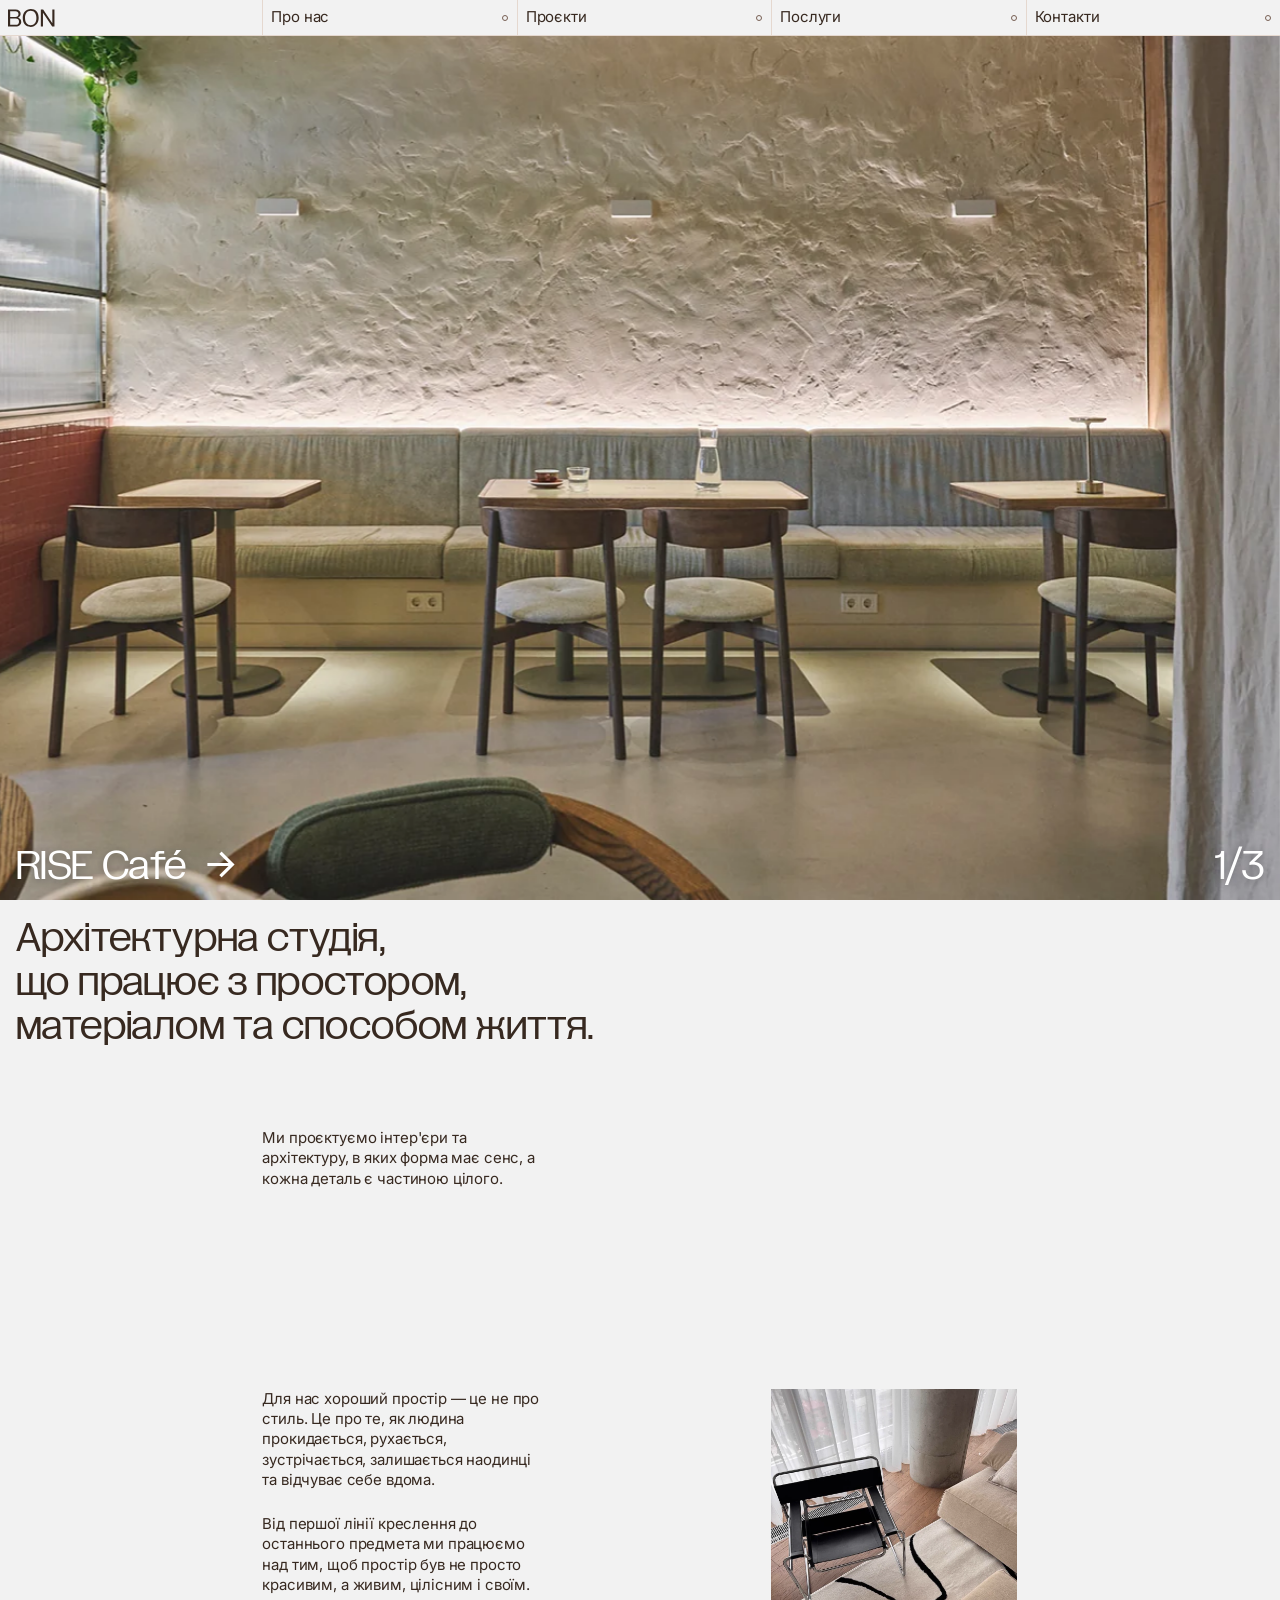
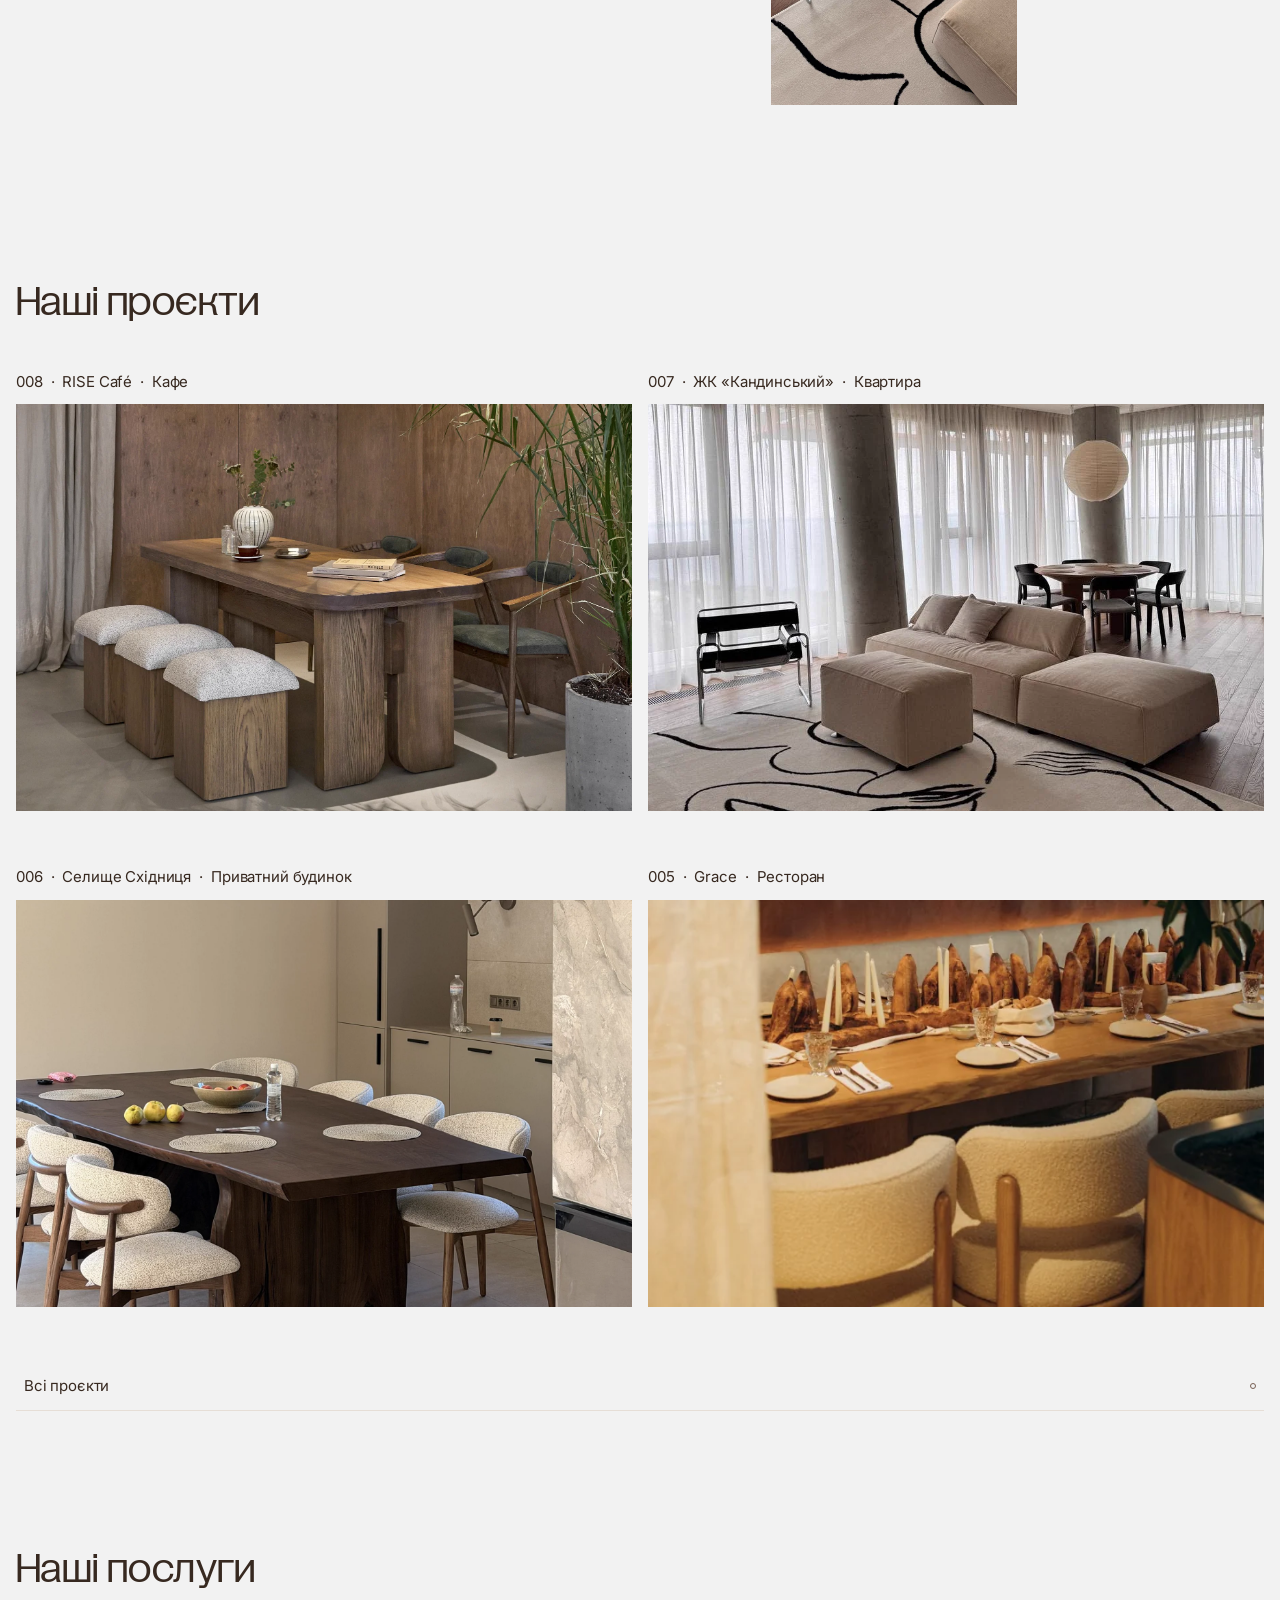
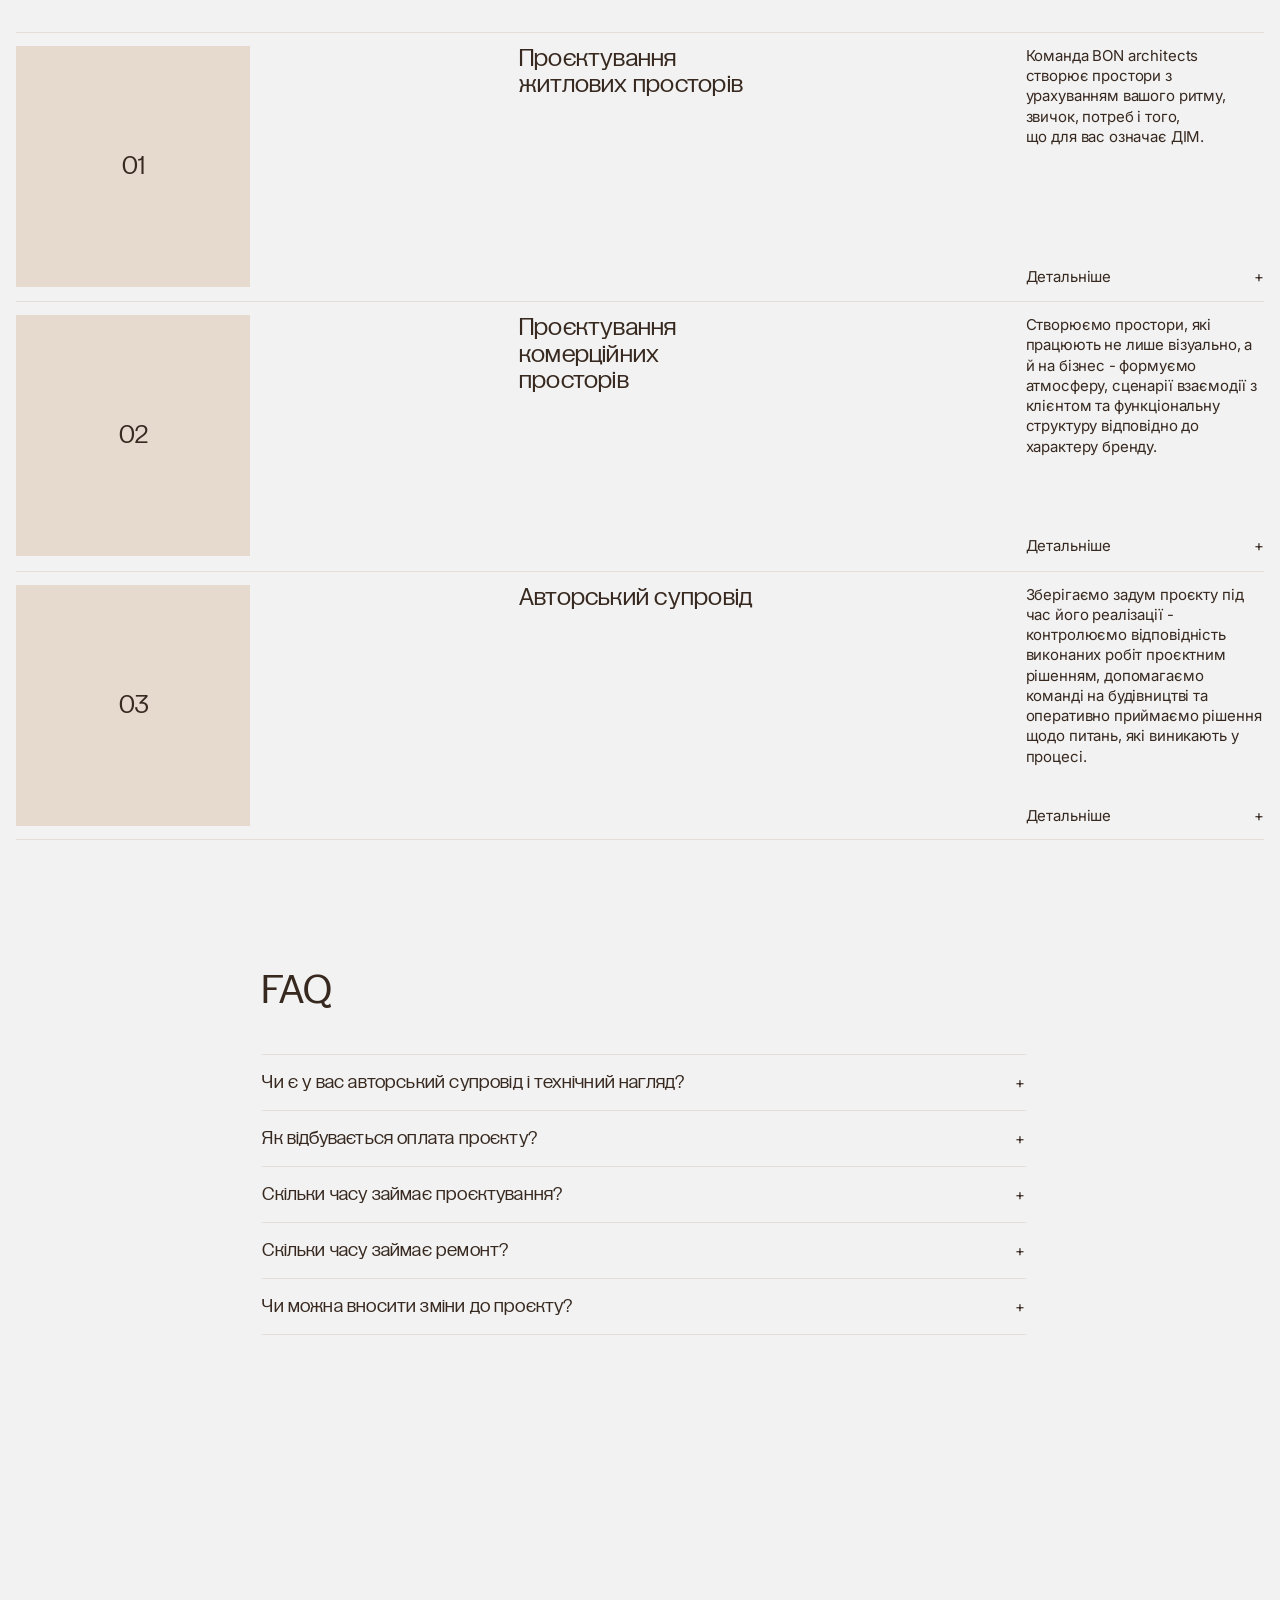
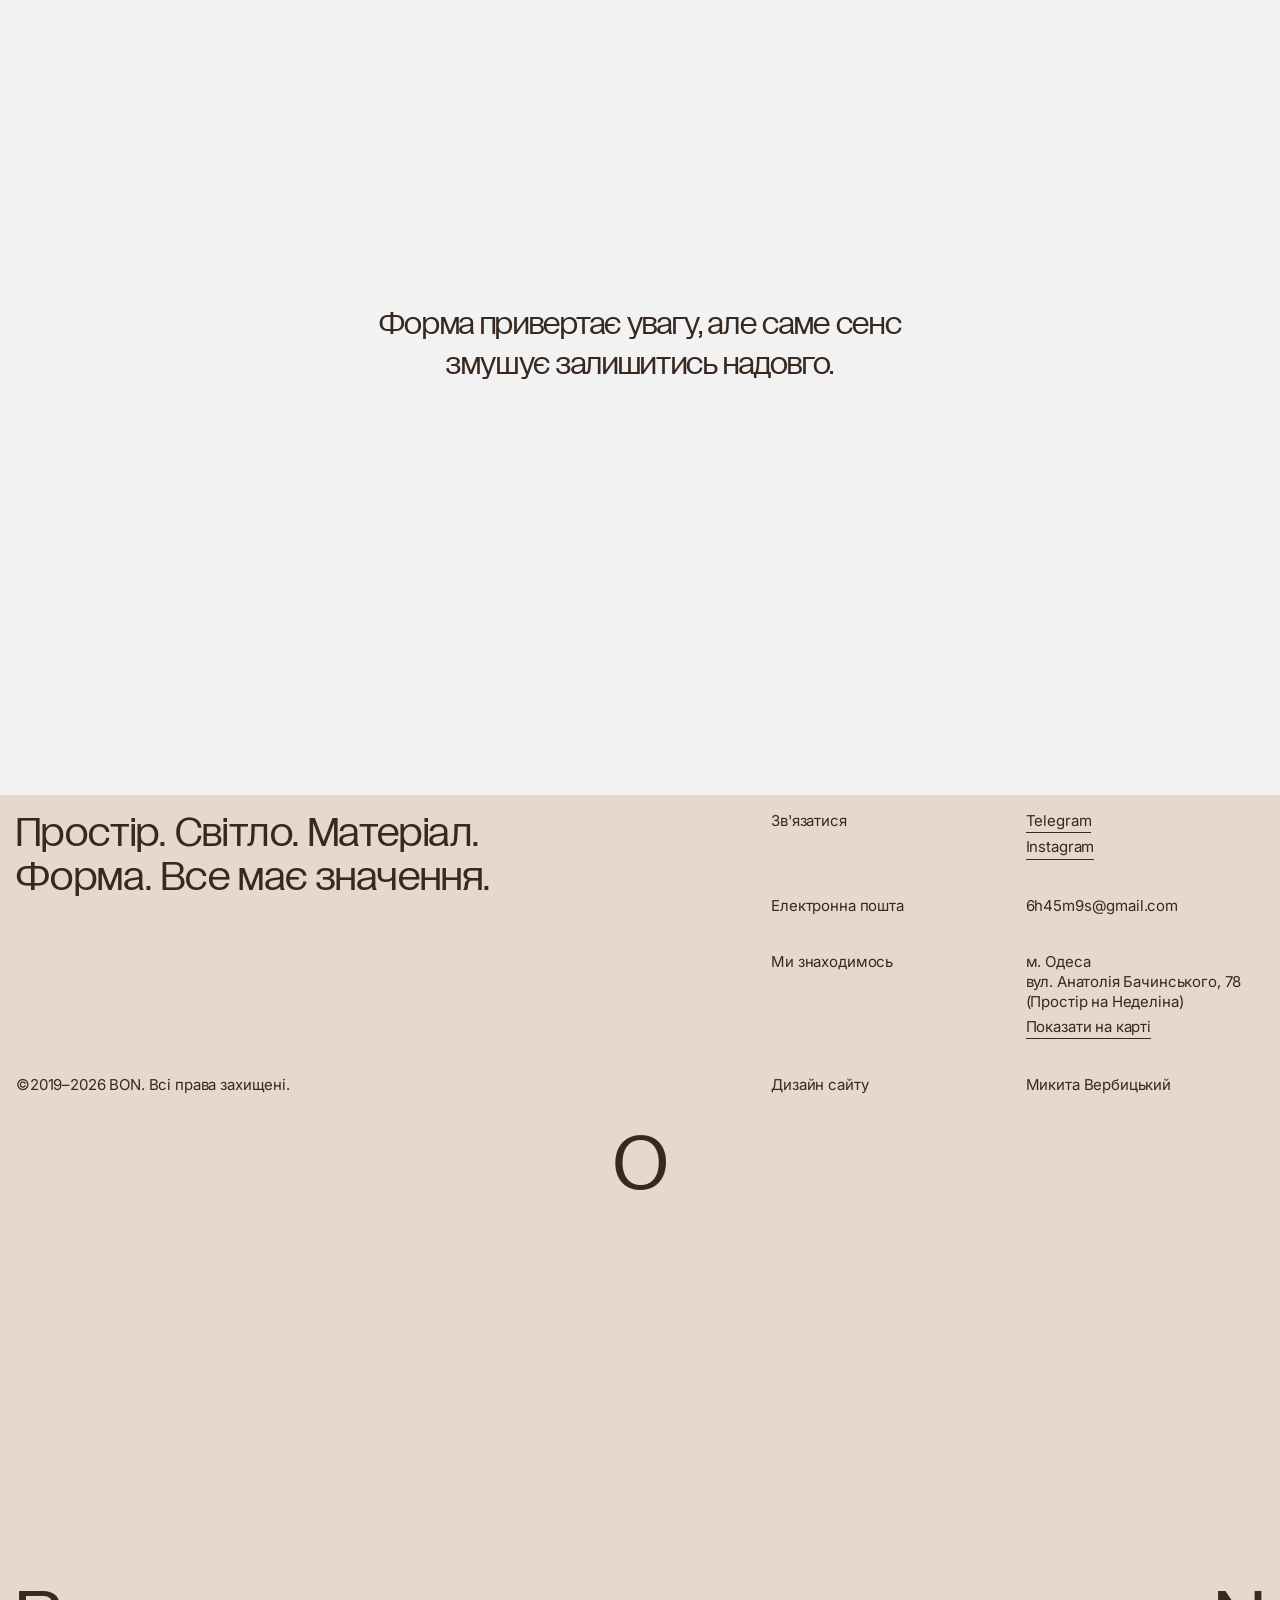
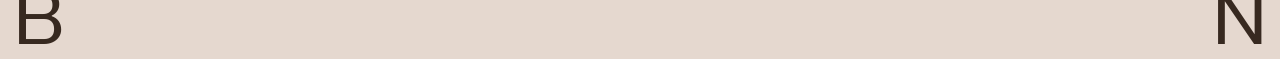
<file: index.html>
<!DOCTYPE html>
<html lang="uk">
<head>
    <meta charset="UTF-8">
    <meta name="viewport" content="width=device-width, initial-scale=1.0">
    <title>BON — архітектурна студія</title>
    <meta name="description" content="BON — архітектурна студія в Одесі. Проєктуємо інтер’єри та архітектуру, в яких форма має сенс, а кожна деталь є частиною цілого.">
    <meta name="theme-color" content="#F2F2F2">
    <meta property="og:type" content="website">
    <meta property="og:site_name" content="BON">
    <meta property="og:locale" content="uk_UA">
    <meta property="og:title" content="BON — архітектурна студія">
    <meta property="og:description" content="BON — архітектурна студія в Одесі. Проєктуємо інтер’єри та архітектуру, в яких форма має сенс, а кожна деталь є частиною цілого.">
    <meta property="og:url" content="https://bondarandrew.github.io/">
    <meta property="og:image" content="https://bondarandrew.github.io/img/og-image.jpg">
    <meta property="og:image:width" content="1200">
    <meta property="og:image:height" content="630">
    <meta name="twitter:card" content="summary_large_image">
    <meta name="twitter:title" content="BON — архітектурна студія">
    <meta name="twitter:description" content="BON — архітектурна студія в Одесі. Проєктуємо інтер’єри та архітектуру, в яких форма має сенс, а кожна деталь є частиною цілого.">
    <meta name="twitter:image" content="https://bondarandrew.github.io/img/og-image.jpg">
    <link rel="icon" href="favicon.ico" sizes="any">
    <link rel="icon" type="image/png" sizes="32x32" href="img/favicon/favicon-32.png">
    <link rel="icon" type="image/png" sizes="192x192" href="img/favicon/favicon-192.png">
    <link rel="apple-touch-icon" href="img/favicon/favicon-180.png">
    <link rel="preconnect" href="https://fonts.googleapis.com">
    <link rel="preconnect" href="https://fonts.gstatic.com" crossorigin>
    <link href="https://fonts.googleapis.com/css2?family=Inter:wght@400&display=swap" rel="stylesheet">
    <link rel="preload" href="fonts/TwidGrotesk-Regular.woff2" as="font" type="font/woff2" crossorigin>
    <link rel="stylesheet" href="https://cdn.jsdelivr.net/npm/swiper@11/swiper-bundle.min.css">
    <link rel="stylesheet" href="css/style.css">
</head>
<body>
    <header>
        <div class="header-inner">
            <div class="logo">
                <a href="index.html" class="logo-link" aria-label="На головну">
                    <img src="img/BON_logo.svg" alt="BON" class="logo-img">
                </a>
            </div>
            <a class="nav-item" href="#about">
                Про нас
                <span class="nav-dot">
                    <svg width="6" height="6" viewBox="0 0 6 6" xmlns="http://www.w3.org/2000/svg" style="display: block;">
                        <circle cx="3" cy="3" r="2.5" stroke="#775F53"/>
                    </svg>
                </span>
            </a>
            <a class="nav-item" href="#projects">
                Проєкти
                <span class="nav-dot">
                    <svg width="6" height="6" viewBox="0 0 6 6" xmlns="http://www.w3.org/2000/svg" style="display: block;">
                        <circle cx="3" cy="3" r="2.5" stroke="#775F53"/>
                    </svg>
                </span>
            </a>
            <a class="nav-item" href="#services">
                Послуги
                <span class="nav-dot">
                    <svg width="6" height="6" viewBox="0 0 6 6" xmlns="http://www.w3.org/2000/svg" style="display: block;">
                        <circle cx="3" cy="3" r="2.5" stroke="#775F53"/>
                    </svg>
                </span>
            </a>
            <a class="nav-item contacts" href="#contact">
                Контакти
                <span class="nav-dot">
                    <svg width="6" height="6" viewBox="0 0 6 6" xmlns="http://www.w3.org/2000/svg" style="display: block;">
                        <circle cx="3" cy="3" r="2.5" stroke="#775F53"/>
                    </svg>
                </span>
            </a>
        </div>
        <button class="burger-menu" aria-label="Меню">
            <span></span>
            <span></span>
            <span></span>
        </button>
        <div class="mobile-menu">
            <a class="nav-item" href="#about">Про нас</a>
            <a class="nav-item" href="#projects">Проєкти</a>
            <a class="nav-item" href="#services">Послуги</a>
            <a class="nav-item contacts" href="#contact">Контакти</a>
        </div>
    </header>

    <main>
        <section class="hero-slider swiper">
            <div class="swiper-wrapper">
                <div class="swiper-slide hero-slide">
                    <img src="img/Hero/Hero1.webp" alt="RISE Café">
                </div>
                <div class="swiper-slide hero-slide">
                    <img src="img/Hero/Hero2.webp" alt="Квартира у ЖК Кандинський">
                </div>
                <div class="swiper-slide hero-slide">
                    <img src="img/Hero/Hero3.webp" alt="Приватний будинок у Східниці">
                </div>
            </div>

            <!-- Текст и счётчик СНАРУЖИ swiper-wrapper, фиксированы в углах -->
            <div class="hero-caption" id="heroCaption">RISE Café <span class="arrow">→</span></div>
            <div class="hero-counter"><span class="current">1</span>/<span class="total">3</span></div>
        </section>

        <section class="about-section" id="about">
            <div class="about-block about-block-1">
                <div class="about-title-wrap">
                    <h2 class="about-title">
                        Архітектурна студія, <span style="white-space: nowrap;">що працює з простором,</span><br>
                        матеріалом та способом життя.
                    </h2>
                </div>
                <div class="about-video-rail">
                    <video
                      class="about-video-small"
                      src="img/swcond_secktion_Video.mp4?v=4"
                      autoplay
                      loop
                      muted
                      playsinline
                    ></video>
                </div>
            </div>

            <div class="about-block about-block-2">
                <div class="about-text-group">
                    <p class="about-text">
                        Ми проєктуємо інтер'єри та архітектуру, в яких форма має сенс, 
                        а кожна деталь є частиною цілого.
                    </p>
                    <p class="about-text">
                        Для нас хороший простір — це не про стиль. Це про те, 
                        як людина прокидається, рухається, зустрічається, 
                        залишається наодинці та&nbsp;відчуває себе вдома.
                    </p>
                    <p class="about-text">
                        Від першої лінії креслення до останнього предмета ми працюємо 
                        над тим, щоб простір був не просто красивим, а живим, 
                        цілісним і своїм.
                    </p>
                </div>
                <img src="img/second_secktion_Photo.webp" alt="" class="about-img about-img-large">
            </div>
        </section>

        <section class="projects-section" id="projects">
            <div class="projects-head">
                <h2 class="projects-title">Наші проєкти</h2>
            </div>

            <div class="projects-grid">
                <a class="project-card" href="project.html?id=rise">
                    <div class="project-info">
                        <span class="project-num">008</span>
                        <span class="project-name">RISE Café</span>
                        <span class="project-type">Кафе</span>
                    </div>
                    <div class="project-media"><img src="img/Projects/rise.webp" alt="RISE Café" loading="lazy"></div>
                </a>
                <a class="project-card" href="project.html?id=kandinsky">
                    <div class="project-info">
                        <span class="project-num">007</span>
                        <span class="project-name">ЖК «Кандинський»</span>
                        <span class="project-type">Квартира</span>
                    </div>
                    <div class="project-media"><img src="img/Projects/kandinsky.webp" alt="Квартира у ЖК Кандинський" loading="lazy"></div>
                </a>
                <a class="project-card" href="project.html?id=shidnytsia">
                    <div class="project-info">
                        <span class="project-num">006</span>
                        <span class="project-name">Селище Східниця</span>
                        <span class="project-type">Приватний будинок</span>
                    </div>
                    <div class="project-media"><img src="img/Projects/shidnytsia.webp" alt="Приватний будинок у Східниці" loading="lazy"></div>
                </a>
                <a class="project-card" href="project.html?id=grace">
                    <div class="project-info">
                        <span class="project-num">005</span>
                        <span class="project-name">Grace</span>
                        <span class="project-type">Ресторан</span>
                    </div>
                    <div class="project-media"><img src="img/Projects/grace.webp" alt="Ресторан Grace" loading="lazy"></div>
                </a>
            </div>

                        <div class="projects-extra" id="projectsExtra">
                <div class="projects-extra-inner">
                    <div class="projects-grid">
                        <a class="project-card" href="project.html?id=p55">
                            <div class="project-info">
                                <span class="project-num">004</span>
                                <span class="project-name">P_55</span>
                                <span class="project-type">Апартаменти</span>
                            </div>
                            <div class="project-media"><img src="img/Projects/project-03.webp" alt="P_55" loading="lazy"></div>
                        </a>                        <a class="project-card" href="project.html?id=f001">
                            <div class="project-info">
                                <span class="project-num">003</span>
                                <span class="project-name">F_001</span>
                                <span class="project-type">Апартаменти</span>
                            </div>
                            <div class="project-media"><img src="img/Projects/project-04.webp" alt="F_001" loading="lazy"></div>
                        </a>                        <a class="project-card" href="project.html?id=p22">
                            <div class="project-info">
                                <span class="project-num">002</span>
                                <span class="project-name">P_22</span>
                                <span class="project-type">Апартаменти</span>
                            </div>
                            <div class="project-media"><img src="img/Projects/project-01.webp" alt="P_22" loading="lazy"></div>
                        </a>                        <a class="project-card" href="project.html?id=lapki">
                            <div class="project-info">
                                <span class="project-num">001</span>
                                <span class="project-name">Lapki</span>
                                <span class="project-type">Салон для хвостатих</span>
                            </div>
                            <div class="project-media"><img src="img/Projects/project-02.webp" alt="Lapki" loading="lazy"></div>
                        </a>                    </div>
                </div>
            </div>

            <a class="projects-more projects-hide hidden" href="#" id="projectsHide" aria-controls="projectsExtra">Приховати <span class="nav-dot"><svg width="8" height="2" viewBox="0 0 8 2" xmlns="http://www.w3.org/2000/svg" style="display: block;"><rect width="8" height="1" y="0.5" fill="#775F53"/></svg></span></a>

            <a class="projects-more" href="#" id="projectsMore" aria-controls="projectsExtra" aria-expanded="false">Всі проєкти <span class="nav-dot"><svg width="6" height="6" viewBox="0 0 6 6" xmlns="http://www.w3.org/2000/svg" style="display: block;"><circle cx="3" cy="3" r="2.5" stroke="#775F53"/></svg></span></a>
        </section>

        <section class="services-section" id="services">
            <h2 class="services-title">Наші послуги</h2>

            <div class="services-list">
                <article class="service-row">
                    <div class="service-num"><span class="service-num-label">01</span><span class="service-num-desc">Квартири, приватні будинки, котеджі, таунхауси.</span></div>
                    <h3 class="service-name">Проєктування<br>житлових просторів</h3>
                    <div class="service-side">
                        <p class="service-text">Команда BON architects створює простори з урахуванням вашого ритму, звичок, потреб і того, <span style="white-space: nowrap;">що для вас означає ДІМ.</span></p>
                        <div class="service-detail" id="service-detail-1">
                            <div class="service-detail-inner">
                                <p>Планувальні рішення і концепція, технічна документація та комплектація - ми проходимо весь шлях проєктування разом.</p>
                                <p>Орієнтовна вартість проєктування - 45 євро/м².<br>Остаточна вартість визначається після брифу, з урахуванням площі, задач та складності проєкту.</p>
                            </div>
                        </div>
                        <a class="service-more" href="#" aria-expanded="false" aria-controls="service-detail-1">Детальніше <span class="service-plus">+</span></a>
                    </div>
                </article>

                <article class="service-row">
                    <div class="service-num"><span class="service-num-label">02</span><span class="service-num-desc">Ресторани, кафе, готелі, <span style="white-space: nowrap;">апарт-готелі,</span> офісні приміщення.</span></div>
                    <h3 class="service-name">Проєктування<br>комерційних просторів</h3>
                    <div class="service-side">
                        <p class="service-text">Створюємо простори, які працюють не лише візуально, а й на бізнес - формуємо атмосферу, сценарії взаємодії з клієнтом та функціональну структуру відповідно до характеру бренду.</p>
                        <div class="service-detail" id="service-detail-2">
                            <div class="service-detail-inner">
                                <p>Від концепції до робочої документації та комплектації - розробляємо простір як цілісний досвід для його гостей і команди.</p>
                                <p>Вартість проєктування - від 50 €/м².<br>Остаточна вартість визначається після брифу, з урахуванням площі, задач та складності проєкту.</p>
                            </div>
                        </div>
                        <a class="service-more" href="#" aria-expanded="false" aria-controls="service-detail-2">Детальніше <span class="service-plus">+</span></a>
                    </div>
                </article>

                <article class="service-row">
                    <div class="service-num"><span class="service-num-label">03</span><span class="service-num-desc">Контролюємо виконання робіт згідно проєкту.</span></div>
                    <h3 class="service-name">Авторський супровід</h3>
                    <div class="service-side">
                        <p class="service-text">Зберігаємо задум проєкту під час його реалізації - контролюємо відповідність виконаних робіт проєктним рішенням, допомагаємо команді на будівництві та оперативно приймаємо рішення щодо питань, які виникають у процесі.</p>
                        <div class="service-detail" id="service-detail-3">
                            <div class="service-detail-inner">
                                <p>Вартість авторського супроводу - від 500 €/місяць.<br>Остаточна вартість залежить від масштабу проєкту, його складності та інтенсивності робіт.</p>
                            </div>
                        </div>
                        <a class="service-more" href="#" aria-expanded="false" aria-controls="service-detail-3">Детальніше <span class="service-plus">+</span></a>
                    </div>
                </article>
            </div>
        </section>

        <section class="faq-section" id="faq">
            <div class="faq-inner">
                <h2 class="faq-title">FAQ</h2>
                <div class="faq-list">
                    <div class="faq-item">
                        <button class="faq-q" type="button" aria-expanded="false" aria-controls="faq-a-1">
                            <span>Чи є у вас авторський супровід і технічний нагляд?</span>
                            <span class="faq-plus" aria-hidden="true"></span>
                        </button>
                        <div class="faq-a" id="faq-a-1">
                            <div class="faq-a-inner">
                                <p>BON здійснює авторський супровід, але не технічний нагляд.</p>
                                <p>Авторський супровід відповідає за те, щоб реалізований простір залишався максимально близьким до затвердженого проєкту - від планувальних рішень до матеріалів і деталей.</p>
                                <p>Технічний нагляд - це окрема функція, яка передбачає контроль якості та технології виконання будівельних робіт, відповідності нормам і стандартам.</p>
                                <p>Ми відповідаємо за задум і його реалізацію. Технічний нагляд - за якість виконання будівельних робіт</p>
                            </div>
                        </div>
                    </div>
                    <div class="faq-item">
                        <button class="faq-q" type="button" aria-expanded="false" aria-controls="faq-a-2">
                            <span>Як відбувається оплата проєкту?</span>
                            <span class="faq-plus" aria-hidden="true"></span>
                        </button>
                        <div class="faq-a" id="faq-a-2">
                            <div class="faq-a-inner">
                                <p>Проєктування складається з 5 етапів:</p>
                                <ol>
                                    <li>Бриф та планування</li>
                                    <li>Концепція</li>
                                    <li>3D-моделювання та візуалізація</li>
                                    <li>Технічні креслення</li>
                                    <li>Комплектація</li>
                                </ol>
                                <p>Перед початком кожного етапу вноситься 100% передплата за його вартість.</p>
                                <p>З орієнтовною вартістю проєктування можна ознайомитись <a href="#services">тут</a>.</p>
                            </div>
                        </div>
                    </div>
                    <div class="faq-item">
                        <button class="faq-q" type="button" aria-expanded="false" aria-controls="faq-a-3">
                            <span>Скільки часу займає проєктування?</span>
                            <span class="faq-plus" aria-hidden="true"></span>
                        </button>
                        <div class="faq-a" id="faq-a-3">
                            <div class="faq-a-inner"><p>Тривалість розробки проєкту залежить від площі та складності об’єкта. У середньому повний цикл проєктування займає 2-4 місяці. Ми не радимо починати будівництво до повної готовності проєкту.</p></div>
                        </div>
                    </div>
                    <div class="faq-item">
                        <button class="faq-q" type="button" aria-expanded="false" aria-controls="faq-a-4">
                            <span>Скільки часу займає ремонт?</span>
                            <span class="faq-plus" aria-hidden="true"></span>
                        </button>
                        <div class="faq-a" id="faq-a-4">
                            <div class="faq-a-inner">
                                <p>Термін реалізації залежить від багатьох факторів: темпу виконання робіт, своєчасності оплат і поставок матеріалів, а також роботи підрядних організацій.</p>
                                <p>BON не несе відповідальності за терміни виконання ремонтних робіт підрядниками. Ми відповідаємо за свою частину процесу - авторський супровід, оперативний розгляд питань та надання необхідних проєктних рішень.</p>
                                <p>Ми рекомендуємо окремо фіксувати терміни та умови роботи з кожним підрядником.</p>
                                <p>У середньому проєктування та реалізація проєкту займають від 6 до 18 місяців.</p>
                            </div>
                        </div>
                    </div>
                    <div class="faq-item">
                        <button class="faq-q" type="button" aria-expanded="false" aria-controls="faq-a-5">
                            <span>Чи можна вносити зміни до проєкту?</span>
                            <span class="faq-plus" aria-hidden="true"></span>
                        </button>
                        <div class="faq-a" id="faq-a-5">
                            <div class="faq-a-inner">
                                <p>Так. Під час роботи над кожним етапом передбачено до 2 коригувань. Вони входять у вартість етапу.</p>
                                <p>Після погодження та завершення етапу внесення змін до затверджених рішень, а також додаткові коригування понад 2, оплачуються окремо.</p>
                                <p>Обсяг і вартість додаткових робіт погоджуються із замовником до їх виконання.</p>
                            </div>
                        </div>
                    </div>
                </div>
            </div>
        </section>

        <section class="quote-section" id="quote">
            <div class="quote-sticky">
                <svg class="quote-lines" viewBox="0 0 1600 900" preserveAspectRatio="xMidYMid slice" aria-hidden="true"></svg>
                <p class="quote-text">Форма привертає увагу, але саме сенс <br>змушує залишитись надовго.</p>
            </div>
        </section>
    </main>

    <footer class="site-footer">
        <div class="footer-top">
            <div class="footer-left">
                <h2 class="footer-title">Простір. Світло. <br class="footer-title-break-tablet">Матеріал.<br class="footer-title-break-desktop"> Форма. <br class="footer-title-break-tablet">Все має значення.</h2>
                <p class="footer-copy"><span>©2019–2026 BON<span class="footer-dot">.</span></span> <span>Всі права захищені.</span></p>
            </div>

            <div class="footer-info">
                <div class="footer-row">
                    <span class="footer-label">Зв'язатися</span>
                    <div class="footer-value">
                        <a href="https://t.me/bondar_olha" target="_blank" rel="noopener">Telegram</a>
                        <a href="https://www.instagram.com/bonarchitects" target="_blank" rel="noopener">Instagram</a>
                    </div>
                </div>
                <div class="footer-row">
                    <span class="footer-label">Електронна пошта</span>
                    <div class="footer-value">
                        <a href="mailto:6h45m9s@gmail.com">6h45m9s@gmail.com</a>
                    </div>
                </div>
                <div class="footer-row">
                    <span class="footer-label">Ми знаходимось</span>
                    <div class="footer-value">
                        <span>м. Одеса<br>вул. Анатолія Бачинського, 78<br>(Простір на Неделіна)</span>
                        <a href="https://maps.app.goo.gl/FtR865GVEq6YpNyQ6" class="footer-map-link" target="_blank" rel="noopener">Показати на карті</a>
                    </div>
                </div>
                <div class="footer-row">
                    <span class="footer-label">Дизайн сайту</span>
                    <div class="footer-value"><span>Микита Вербицький</span></div>
                </div>
            </div>
        </div>

        <div class="footer-letters" aria-hidden="true">
            <span class="footer-letter letter-b">B</span>
            <span class="footer-letter letter-o">O</span>
            <span class="footer-letter letter-n">N</span>
        </div>
    </footer>

    <div class="contact-overlay" id="contactOverlay">
        <div class="contact-panel" id="contactPanel">
            <div class="contact-panel-header">
                <span class="contact-panel-title">Контактна інформація</span>
                <button class="contact-panel-close" id="contactPanelClose">
                    Закрити <span class="close-icon">−</span>
                </button>
            </div>
            <div class="contact-panel-body">
                <div class="contact-row">
                    <span class="contact-label">Зв'язатися</span>
                    <div class="contact-value">
                        <a href="https://t.me/bondar_olha" target="_blank" rel="noopener">Telegram</a>
                        <a href="https://www.instagram.com/bonarchitects" target="_blank" rel="noopener">Instagram</a>
                    </div>
                </div>
                <div class="contact-row">
                    <span class="contact-label">Електронна пошта</span>
                    <div class="contact-value">
                        <a href="mailto:6h45m9s@gmail.com">6h45m9s@gmail.com</a>
                    </div>
                </div>
                <div class="contact-row">
                    <span class="contact-label">Ми знаходимось</span>
                    <div class="contact-value">
                        м. Одеса<br>
                        вул. Анатолія Бачинського,&nbsp;78<br>
                        (Простір на Неделіна)
                        <a href="https://maps.app.goo.gl/FtR865GVEq6YpNyQ6" class="contact-map-link" target="_blank" rel="noopener">Показати на карті</a>
                    </div>
                </div>
            </div>
        </div>
    </div>

    <script src="https://cdn.jsdelivr.net/npm/swiper@11/swiper-bundle.min.js"></script>
    <script src="js/main.js"></script>
    <script src="js/quote-paths.js"></script>
    <script src="js/quote-lines.js"></script>
</body>
</html>
</file>
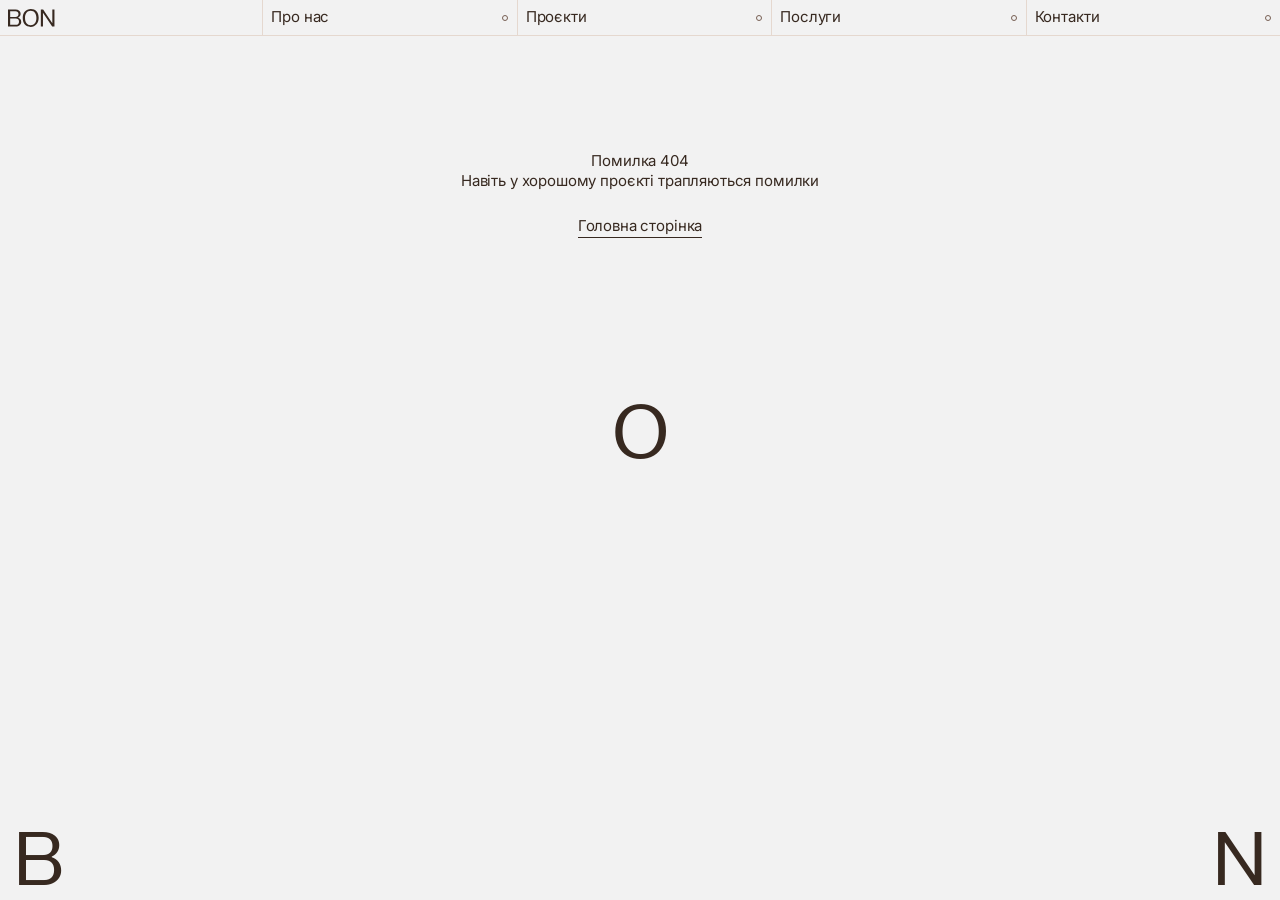
<file: project.html>
<!DOCTYPE html>
<html lang="uk">
<head>
    <meta charset="UTF-8">
    <meta name="viewport" content="width=device-width, initial-scale=1.0">
    <title>Проєкт — BON</title>
    <meta name="description" content="BON — архітектурна студія в Одесі. Проєктуємо інтер’єри та архітектуру, в яких форма має сенс, а кожна деталь є частиною цілого.">
    <meta name="theme-color" content="#F2F2F2">
    <meta property="og:type" content="website">
    <meta property="og:site_name" content="BON">
    <meta property="og:locale" content="uk_UA">
    <meta property="og:title" content="BON — архітектурна студія">
    <meta property="og:description" content="BON — архітектурна студія в Одесі. Проєктуємо інтер’єри та архітектуру, в яких форма має сенс, а кожна деталь є частиною цілого.">
    <meta property="og:url" content="https://bondarandrew.github.io/project.html">
    <meta property="og:image" content="https://bondarandrew.github.io/img/og-image.jpg">
    <meta property="og:image:width" content="1200">
    <meta property="og:image:height" content="630">
    <meta name="twitter:card" content="summary_large_image">
    <meta name="twitter:title" content="BON — архітектурна студія">
    <meta name="twitter:description" content="BON — архітектурна студія в Одесі. Проєктуємо інтер’єри та архітектуру, в яких форма має сенс, а кожна деталь є частиною цілого.">
    <meta name="twitter:image" content="https://bondarandrew.github.io/img/og-image.jpg">
    <link rel="icon" href="favicon.ico" sizes="any">
    <link rel="icon" type="image/png" sizes="32x32" href="img/favicon/favicon-32.png">
    <link rel="icon" type="image/png" sizes="192x192" href="img/favicon/favicon-192.png">
    <link rel="apple-touch-icon" href="img/favicon/favicon-180.png">
    <link rel="preconnect" href="https://fonts.googleapis.com">
    <link rel="preconnect" href="https://fonts.gstatic.com" crossorigin>
    <link href="https://fonts.googleapis.com/css2?family=Inter:wght@400;500&display=swap" rel="stylesheet">
    <link rel="stylesheet" href="css/style.css">
</head>
<body>
    <header>
        <div class="header-inner">
            <div class="logo">
                <a href="index.html" class="logo-link" aria-label="На головну">
                    <img src="img/BON_logo.svg" alt="BON" class="logo-img">
                </a>
            </div>
            <a class="nav-item" href="index.html#about">
                Про нас
                <span class="nav-dot">
                    <svg width="6" height="6" viewBox="0 0 6 6" xmlns="http://www.w3.org/2000/svg" style="display: block;">
                        <circle cx="3" cy="3" r="2.5" stroke="#775F53"/>
                    </svg>
                </span>
            </a>
            <a class="nav-item" href="index.html#projects">
                Проєкти
                <span class="nav-dot">
                    <svg width="6" height="6" viewBox="0 0 6 6" xmlns="http://www.w3.org/2000/svg" style="display: block;">
                        <circle cx="3" cy="3" r="2.5" stroke="#775F53"/>
                    </svg>
                </span>
            </a>
            <a class="nav-item" href="index.html#services">
                Послуги
                <span class="nav-dot">
                    <svg width="6" height="6" viewBox="0 0 6 6" xmlns="http://www.w3.org/2000/svg" style="display: block;">
                        <circle cx="3" cy="3" r="2.5" stroke="#775F53"/>
                    </svg>
                </span>
            </a>
            <a class="nav-item contacts" href="#contact">
                Контакти
                <span class="nav-dot">
                    <svg width="6" height="6" viewBox="0 0 6 6" xmlns="http://www.w3.org/2000/svg" style="display: block;">
                        <circle cx="3" cy="3" r="2.5" stroke="#775F53"/>
                    </svg>
                </span>
            </a>
        </div>
        <button class="burger-menu" aria-label="Меню">
            <span></span>
            <span></span>
            <span></span>
        </button>
        <div class="mobile-menu">
            <a class="nav-item" href="index.html#about">Про нас</a>
            <a class="nav-item" href="index.html#projects">Проєкти</a>
            <a class="nav-item" href="index.html#services">Послуги</a>
            <a class="nav-item contacts" href="#contact">Контакти</a>
        </div>
    </header>

    <main>
        <!-- 1. Обложка проекта на весь экран -->
        <section class="project-hero">
            <picture>
                <!-- на планшете и телефоне — вертикальная версия обложки (если есть) -->
                <source id="projectCoverPortrait" media="(max-width: 1024px)" srcset="">
                <img id="projectCover" src="" alt="">
            </picture>
            <div class="hero-caption" id="projectCaption"></div>
        </section>

        <!-- 2. Информация о проекте: год, тип, авторы и описание -->
        <section class="project-about" id="projectAbout" hidden>
            <div class="project-about-meta">
                <p class="project-about-year" id="projectYear"></p>
                <div class="project-about-credits" id="projectCredits"></div>
            </div>
            <div class="project-about-text" id="projectText"></div>
        </section>
        <!-- 3. Фотографии проекта (заполняются из gallery в js/project.js) -->
        <section class="project-gallery" id="projectGallery" hidden></section>

        <!-- 4. Следующий проект (заполняется в js/project.js по порядку PROJECT_ORDER) -->
        <section class="next-project-section">
            <a class="next-project" id="nextProject" href="index.html#projects">
                <div class="next-project-head">
                    <span>Наступний проєкт</span>
                    <span id="nextProjectMeta"></span>
                </div>
                <div class="next-project-media">
                    <img id="nextProjectImg" src="" alt="" loading="lazy">
                    <div class="next-project-caption" id="nextProjectName"></div>
                </div>
            </a>
        </section>

        <!-- 5. Цитата с рисующимися линиями (та же секция, что на главной; логика в js/quote-lines.js) -->
        <section class="quote-section" id="quote">
            <div class="quote-sticky">
                <svg class="quote-lines" viewBox="0 0 1600 900" preserveAspectRatio="xMidYMid slice" aria-hidden="true"></svg>
                <p class="quote-text">Форма привертає увагу, але саме сенс <br>змушує залишитись надовго.</p>
            </div>
        </section>

        <!-- Дальше сюда добавляются остальные секции проекта -->
    </main>

    <footer class="site-footer">
        <div class="footer-top">
            <div class="footer-left">
                <h2 class="footer-title">Простір. Світло. Матеріал.<br>Форма. Все має значення.</h2>
                <p class="footer-copy"><span>©2019–2026 BON<span class="footer-dot">.</span></span> <span>Всі права захищені.</span></p>
            </div>

            <div class="footer-info">
                <div class="footer-row">
                    <span class="footer-label">Зв'язатися</span>
                    <div class="footer-value">
                        <a href="https://t.me/bondar_olha" target="_blank" rel="noopener">Telegram</a>
                        <a href="https://www.instagram.com/bonarchitects" target="_blank" rel="noopener">Instagram</a>
                    </div>
                </div>
                <div class="footer-row">
                    <span class="footer-label">Електронна пошта</span>
                    <div class="footer-value">
                        <a href="mailto:6h45m9s@gmail.com">6h45m9s@gmail.com</a>
                    </div>
                </div>
                <div class="footer-row">
                    <span class="footer-label">Ми знаходимось</span>
                    <div class="footer-value">
                        <span>м. Одеса<br>вул. Анатолія Бачинського, 78<br>(Простір на Неделіна)</span>
                        <a href="https://maps.app.goo.gl/FtR865GVEq6YpNyQ6" class="footer-map-link" target="_blank" rel="noopener">Показати на карті</a>
                    </div>
                </div>
                <div class="footer-row">
                    <span class="footer-label">Дизайн сайту</span>
                    <div class="footer-value"><span>Микита Вербицький</span></div>
                </div>
            </div>
        </div>

        <div class="footer-letters" aria-hidden="true">
            <span class="footer-letter letter-b">B</span>
            <span class="footer-letter letter-o">O</span>
            <span class="footer-letter letter-n">N</span>
        </div>
    </footer>

    <div class="contact-overlay" id="contactOverlay">
        <div class="contact-panel" id="contactPanel">
            <div class="contact-panel-header">
                <span class="contact-panel-title">Контактна інформація</span>
                <button class="contact-panel-close" id="contactPanelClose">
                    Закрити <span class="close-icon">−</span>
                </button>
            </div>
            <div class="contact-panel-body">
                <div class="contact-row">
                    <span class="contact-label">Зв'язатися</span>
                    <div class="contact-value">
                        <a href="https://t.me/bondar_olha" target="_blank" rel="noopener">Telegram</a>
                        <a href="https://www.instagram.com/bonarchitects" target="_blank" rel="noopener">Instagram</a>
                    </div>
                </div>
                <div class="contact-row">
                    <span class="contact-label">Електронна пошта</span>
                    <div class="contact-value">
                        <a href="mailto:6h45m9s@gmail.com">6h45m9s@gmail.com</a>
                    </div>
                </div>
                <div class="contact-row">
                    <span class="contact-label">Ми знаходимось</span>
                    <div class="contact-value">
                        м. Одеса<br>
                        вул. Анатолія Бачинського, 78<br>
                        (Простір на Неделіна)
                        <a href="https://maps.app.goo.gl/FtR865GVEq6YpNyQ6" class="contact-map-link" target="_blank" rel="noopener">Показати на карті</a>
                    </div>
                </div>
            </div>
        </div>
    </div>

    <script src="js/main.js"></script>
    <script src="js/project.js"></script>
    <script src="js/quote-paths.js"></script>
    <script src="js/quote-lines.js"></script>
</body>
</html>
</file>
<file: css/style.css>
@font-face {
  font-family: 'Twid Grotesk';
  src: url('../fonts/TwidGrotesk-Regular.woff2') format('woff2'),
       url('../fonts/TwidGrotesk-Regular.woff') format('woff');
  font-weight: 400;
  font-style: normal;
  font-display: swap;
}

* {
  margin: 0;
  padding: 0;
  box-sizing: border-box;
}

html {
  scroll-behavior: smooth;
}

/* учитываем фиксированную шапку 36px при переходе по якорям */
section[id] {
  scroll-margin-top: 36px;
}

.services-section {
  background-color: #F2F2F2;
  color: #372920;
  padding: 16px 0 40px 8px; /* тот же левый отступ (8px), что и в шапке — сетка колонок совпадает */
}

.services-title {
  font-family: 'Twid Grotesk', sans-serif;
  font-weight: 400;
  font-size: 40px;
  line-height: 110%;
  letter-spacing: 0.01em;
  margin-left: 8px; /* итого 16px от края, как у квадрата и везде на сайте */
  margin-bottom: 41px;
}

.services-section,
.services-section * {
  color: #372920; /* Twilight Bark */
}

.services-list {
  position: relative;
}

.services-list::after {
  content: "";
  position: absolute;
  left: 8px; /* +8px padding секции = 16px от края экрана, совпадает с .service-num */
  right: 16px; /* совпадает с правым краем .service-side */
  bottom: 0;
  height: 1px;
  background: #E6DED6;
}

.service-row {
  display: grid;
  grid-template-columns: repeat(5, 1fr); /* та же сетка, что в шапке/про нас */
  column-gap: 0;
  padding: 14px 0;
  position: relative;
}

.service-row::before {
  content: "";
  position: absolute;
  left: 8px; /* +8px padding секции = 16px от края экрана, совпадает с .service-num */
  right: 16px; /* совпадает с правым краем .service-side */
  top: 0;
  height: 1px;
  background: #E6DED6;
}

.service-num {
  grid-column: 1;
  align-self: start; /* не растягивается на высоту строки, даже когда "Детальніше" делает текст справа выше квадрата */
  position: relative;
  width: calc(100% - 20px); /* уже колонки — зазор 12px справа (как в макете) + 8px слева */
  margin-left: 8px; /* итого 16px от края страницы, как у картинок в «Проєкти» */
  aspect-ratio: 232 / 239;
  container-type: inline-size; /* размеры текста внутри считаются от ширины квадрата */
  background-color: #E6DACF;
  font-family: 'Twid Grotesk', sans-serif;
  line-height: 110%;
  transition: background-color 0.4s ease-in-out;
}

/* номер: по центру, при ховере уезжает в левый верхний угол */
.service-num-label {
  position: absolute;
  font-size: 10.4cqw; /* cqw считается от ширины квадрата */
  line-height: 1; /* без лишнего лидинга — top/left считаются от самой цифры, а не от строки */
  top: 50%;
  left: 50%;
  transform: translate(-50%, -50%);
  transition: top 0.4s ease-in-out, left 0.4s ease-in-out, transform 0.4s ease-in-out;
}

/* описание: появляется внизу слева */
.service-num-desc {
  position: absolute;
  left: 16px;
  right: 4px;
  bottom: 16px;
  font-family: 'Inter', sans-serif;
  font-weight: 400;
  font-style: normal;
  font-size: 20px;
  line-height: 138%;
  letter-spacing: -0.2px;
  opacity: 0;
  transition: opacity 0.4s ease-in-out;
}

.service-row:hover .service-num-label {
  top: 16px;
  left: 16px;
  transform: none;
}

.service-row:hover .service-num-desc {
  opacity: 1;
}

.service-row:nth-child(1):hover .service-num { background-color: #B3B495; }
.service-row:nth-child(2):hover .service-num { background-color: #98ABB6; }
.service-row:nth-child(3):hover .service-num { background-color: #C0B097; }

.service-name {
  grid-column: 3;
  margin-left: 2px; /* небольшой отступ от линии сетки */
  font-family: 'Twid Grotesk', sans-serif;
  font-weight: 400;
  font-size: 24px;
  line-height: 110%;
  letter-spacing: 0.01em;
}

.service-side {
  grid-column: 5;
  display: flex;
  flex-direction: column;
  justify-content: space-between;
  margin-right: 16px; /* отступ от правого края страницы, теперь колонка сама доходит до края */
  font-family: 'Inter', sans-serif;
  font-size: 15px;
  line-height: 135%;
  letter-spacing: -0.01em;
}

.service-text {
  margin: 0;
}

.service-more {
  display: flex;
  justify-content: space-between;
  color: #372920;
  text-decoration: none;
  transition: opacity 0.2s ease;
}

@media (hover: hover) {
  .service-more:hover {
    opacity: 0.6;
  }
}

/* «Детальніше»: раскрывающийся текст прямо под описанием услуги, над кнопкой */
.service-detail {
  display: grid;
  grid-template-rows: 0fr;
  transition: grid-template-rows 0.4s ease-in-out;
}

.service-row.open .service-detail {
  grid-template-rows: 1fr;
}

.service-detail-inner {
  overflow: hidden;
  min-height: 0;
  font-family: 'Inter', sans-serif;
  font-size: 15px;
  line-height: 135%;
  letter-spacing: -0.01em;
}

.service-detail-inner p {
  margin-top: 14px;
}

.service-detail-inner p:first-child {
  margin-top: 14px;
}

.service-detail-inner p:last-child {
  margin-bottom: 14px;
}

html, body {
  margin: 0;
  padding: 0;
  background: transparent;
}

html {
  overflow-x: hidden; /* страховка от случайного горизонтального скролла на мобиле — на body это ломает position: sticky в Chrome */
}

body {
  font-family: 'Twid Grotesk', sans-serif;
}

/* Main content spacing */
main {
  padding-top: 36px;
}

/* Hero Slider styles */
.hero-slider {
  position: relative;
  width: 100%;
  height: calc(100vh - 36px);
  height: calc(100dvh - 36px); /* на мобиле учитывает панели браузера, чтобы низ слайда не прятался под ними */
  overflow: hidden;
}

.hero-slide {
  height: 100%;
  position: relative;
}

.hero-slide img {
  width: 100%;
  height: 100%;
  object-fit: cover;
}

.hero-slider::after {
  content: '';
  position: absolute;
  bottom: 0;
  left: 0;
  right: 0;
  height: 200px;
  background: linear-gradient(to top, rgba(0, 0, 0, 0.4), transparent);
  pointer-events: none;
}

.hero-caption,
.hero-counter {
  position: absolute;
  bottom: 12px;
  z-index: 10;
  opacity: 1;
  transition: opacity 0.8s ease-in-out;
}

.hero-caption {
  left: 16px;
  color: #ffffff;
  font-family: 'Twid Grotesk', sans-serif;
  font-weight: 400;
  font-style: normal;
  font-size: 40px;
  line-height: 110%;
  letter-spacing: 0.01em;
  text-shadow: 0 2px 8px rgba(0, 0, 0, 0.3);
  transition: opacity 0.8s ease-in-out;
}

.hero-caption .arrow {
  margin-left: 12px;
}

.hero-counter {
  right: 16px;
  color: #ffffff;
  font-family: 'Twid Grotesk', sans-serif;
  font-weight: 400;
  font-style: normal;
  font-size: 40px;
  line-height: 110%;
  letter-spacing: 0.01em;
  text-shadow: 0 2px 8px rgba(0, 0, 0, 0.3);
  transition: opacity 0.8s ease-in-out;
}

/* Header styles */
header {
  background: #F2F2F2; /* пока что как фон сайта */
  color: #372920;
  position: fixed;
  top: 0;
  left: 0;
  right: 0;
  width: 100%;
  z-index: 100; /* выше любого контента страницы (слайдер, подписи и т.п. тоже на z-index:10) */
}

.header-inner {
  display: grid;
  grid-template-columns: repeat(5, 1fr);
  height: 36px;
  padding-left: 8px;
  align-items: center;
  width: 100%;
  border-bottom: 1px solid #E5D8CF; /* нижний разделитель меню, как и боковые */
}

.header-inner > * {
  justify-self: stretch;
}

.header-inner > * + * {
  border-left: 1px solid #E5D8CF; /* вертикальный разделитель между пунктами меню */
}

.logo {
  display: flex;
  align-items: center;
  height: 100%;
  padding-left: 0;
}

.logo-link {
  display: flex;
  align-items: center;
  height: 100%;
}

.logo-img {
  width: 47.45px;
  height: 18px;
  display: block;
}

.nav-item {
  display: flex;
  align-items: center;
  height: 100%;
  color: #372920;
  text-decoration: none;
  font-family: 'Inter', sans-serif;
  font-weight: 400;
  font-style: normal;
  font-size: 15px;
  line-height: 135%;
  letter-spacing: -0.01em;
  padding-left: 8px;
  padding-right: 9px;
  transition: background-color 0.25s ease-in-out;
  justify-self: stretch;
}

.nav-item:visited {
  color: #372920;
  text-decoration: none;
}

.nav-item.active {
  background-color: #E5D8CF;
}

.nav-item.active .nav-dot circle {
  fill-opacity: 1;
}

@media (hover: hover) {
  .nav-item:hover {
    background-color: #E5D8CF;
  }

  .nav-item:hover .nav-dot circle {
    fill-opacity: 1;
  }
}

.nav-dot {
  margin-left: auto;
  display: inline-flex;
  align-items: center;
}

.nav-dot circle {
  fill: #775F53;
  fill-opacity: 0;
  stroke: #775F53;
  transition: fill-opacity 0.25s ease-in-out;
}

.burger-menu {
  display: none;
  flex-direction: column;
  justify-content: space-between;
  width: 24px;
  height: 18px;
  background: none;
  border: none;
  cursor: pointer;
  padding: 0;
  position: absolute;
  right: 20px;
  top: 50%;
  transform: translateY(-50%);
}

.burger-menu span {
  display: block;
  width: 100%;
  height: 2px;
  background: #372920;
  transition: all 0.3s ease;
}

.mobile-menu {
  display: none;
  position: fixed;
  top: 36px;
  left: 0;
  right: 0;
  background: #F2F2F2; /* пока что как фон сайта */
  padding: 20px;
  flex-direction: column;
  gap: 16px;
}

.mobile-menu.active {
  display: flex;
}

.mobile-menu .nav-item {
  display: flex;
  position: static;
  height: auto;
  padding-left: 0;
}

/* Contact Panel styles */
.contact-overlay {
  position: fixed;
  top: 0;
  left: 0;
  width: 100%;
  height: 100%;
  background: rgba(0, 0, 0, 0);
  z-index: 2000;
  visibility: hidden;
  transition: background 0.4s ease-in-out, visibility 0s linear 0.4s;
}

.contact-overlay.open {
  background: rgba(0, 0, 0, 0.3);
  visibility: visible;
  transition: background 0.4s ease-in-out, visibility 0s linear 0s;
}

.contact-panel {
  position: absolute;
  top: 0;
  right: 0;
  width: 50vw;
  min-width: 480px;
  height: 100vh;
  height: 100dvh;
  background: #F2F2F2; /* фон как у сайта */
  transform: translateX(100%);
  transition: transform 0.5s ease-in-out;
  display: flex;
  flex-direction: column;
}

.contact-overlay.open .contact-panel {
  transform: translateX(0);
}

.contact-panel-header {
  display: flex;
  justify-content: space-between;
  align-items: center;
  height: 36px;
  padding: 0 12px; /* 12px слева/справа до текста, как в макете */
  border-bottom: 1px solid rgba(0, 0, 0, 0.1);
  flex-shrink: 0;
}

.contact-panel-title {
  font-family: 'Inter', sans-serif;
  font-weight: 400;
  font-size: 15px;
  line-height: 135%;
  letter-spacing: -0.01em;
  color: #372920;
}

.contact-panel-close {
  background: none;
  border: none;
  cursor: pointer;
  display: flex;
  align-items: center;
  gap: 6px;
  font-family: 'Inter', sans-serif;
  font-size: 15px;
  color: #372920;
}

.contact-panel-body {
  padding-top: 26.2%; /* 236px от верха панели (со включённой шапкой 36px) при высоте макета 800px */
  padding-bottom: 40px; /* небольшой запас; большой нижний отступ давал лишний скролл */
  padding-left: 21.04%; /* 151.5px при ширине панели 720px */
  padding-right: 21.04%;
  display: flex;
  flex-direction: column;
  flex: 1;
  overflow-y: auto;
  font-family: 'Inter', sans-serif;
  font-weight: 400;
  font-style: normal;
  font-size: 17px;
  line-height: 135%;
  letter-spacing: -0.2px;
  color: #372920;
}

.contact-panel-body * {
  font-family: 'Inter', sans-serif;
  font-weight: 400;
  font-style: normal;
  font-size: 17px;
  line-height: 135%;
  letter-spacing: -0.2px;
}

.contact-row {
  display: flex;
  align-items: flex-start;
  gap: 3.3%;
  margin-bottom: 40px;
}

.contact-label {
  width: 200px;
  flex-shrink: 0;
  color: #372920;
  text-decoration: none;
  white-space: nowrap;
}

.contact-value {
  display: flex;
  flex-direction: column;
  gap: 8px;
  line-height: 1.35;
}

.contact-value a {
  color: #372920;
  text-decoration: none;
  border-bottom: 1px solid currentColor;
  padding-bottom: 1px;
  transition: opacity 0.2s ease;
}

@media (hover: hover) {
  .contact-value a:hover {
    opacity: 0.7;
  }
}

/* почта без подчёркивания (в футере и в панели контактов) */
.contact-value a[href^="mailto:"],
.footer-value a[href^="mailto:"] {
  border-bottom: none;
  padding-bottom: 0;
}

.contact-value a.contact-map-link {
  color: #372920;
  text-decoration: none;
  border-bottom: 1px solid currentColor;
  padding-bottom: 1px;
  transition: opacity 0.2s ease;
  align-self: flex-start;
  display: inline-block;
  width: auto;
  margin-top: 4px;
}

@media (hover: hover) {
  .contact-value a.contact-map-link:hover {
    opacity: 0.7;
  }
}

/* About Section styles */
.about-section {
  background-color: #F2F2F2;
  min-height: 100vh;
  min-height: 100dvh;
  padding: 16px 0 16px 8px; /* тот же отступ слева (8px), что и у шапки — контент садится на сетку меню */
  display: flex;
  flex-direction: column;
  gap: 0;
  --video-h: calc(((100vw - 8px) / 5) * 148 / 217); /* высота видео = высота при ширине в 1 колонку сетки */
}

.about-block {
  display: flex;
  justify-content: space-between;
  align-items: flex-start;
  gap: 40px;
  max-width: 1200px;
  margin: 0 auto;
  width: 100%;
  margin-left: 0;
  padding-left: 0;
}

.about-block-1 {
  display: grid;
  grid-template-columns: repeat(5, 1fr); /* та же сетка, что в шапке (5 колонок от того же левого края) */
  column-gap: 0;
  max-width: none;
  width: 100%;
  margin: 0;
}

.about-block-1 .about-title-wrap {
  grid-column: 1 / 4; /* колонки 1–3, как «BON… Проєкти» в шапке */
}

/* Блок 1 растянут вниз до уровня фото (+ высота видео), чтобы видео
   липло к экрану и отлипало, когда окажется на одном уровне с фото */
.about-block-1 .about-title-wrap {
  padding-bottom: calc(320px + var(--video-h));
}

.about-block-2 {
  display: grid;
  grid-template-columns: repeat(5, 1fr); /* та же сетка, что в шапке */
  column-gap: 0;
  max-width: none;
  margin-top: calc(-320px - var(--video-h)); /* поднимаем на растянутую часть блока 1 */
}

.about-block-2 .about-text-group {
  grid-column: 2 / 4; /* колонка «Про нас», как в шапке */
  margin-left: 0;
  margin-top: 80px; /* отступ от заголовка до 1-го абзаца */
  width: 290px; /* фикс. ширина под шрифт 15px: 1-й абзац в 3 строки */
}

.about-block-2 .about-img-large {
  grid-column: 4; /* колонка «Послуги», как в шапке (тут фото стільця) */
  width: calc(100% - 9px); /* картинка чуть уже колонки — зазор со стороны видео */
  aspect-ratio: 280 / 360;
  object-fit: cover;
  margin-top: 341px; /* 80px + 1-й абзац (3 строки ≈ 61px) + 24px gap + 176px — верх фото на уровне верха 2-го абзаца */
}

.about-title-wrap {
  margin-left: 8px; /* итого 16px от края (8px секции + 8px сюда) */
  padding-left: 0;
  margin-top: 0;
}

.about-title {
  font-family: 'Twid Grotesk', sans-serif;
  font-weight: 400;
  font-style: normal;
  font-size: 40px;
  line-height: 110%;
  letter-spacing: 0.01em;
  margin: 0;
}

.about-section .about-title,
.about-section .about-text {
  color: #372920;
}

.about-text {
  font-family: 'Inter', sans-serif;
  font-weight: 400;
  font-style: normal;
  font-size: 15px;
  line-height: 135%;
  letter-spacing: -0.01em;
  max-width: none;
}

/* Рельса для липкого видео: тянется от верха блока до уровня фото */
.about-video-rail {
  grid-column: 5; /* колонка «Контакти», как в шапке (тут видео с девушками) */
  align-self: stretch;
  margin-left: 8px; /* небольшой зазор со стороны фото стільця */
  margin-right: 16px; /* отступ от правого края страницы, как везде на сайте кроме хедера */
}

.about-video-small {
  position: sticky;
  top: 36px; /* высота шапки — при скролле видео прилипает к ней вплотную, без зазора */
  width: 100%;
  aspect-ratio: 217 / 148;
  height: auto;
  object-fit: cover;
  object-position: center;
  display: block;
  margin: 0;
}

.about-img-large {
  width: 400px;
  height: auto;
}

.about-text-group {
  display: flex;
  flex-direction: column;
  gap: 24px;
  margin-left: 30%;
}

.about-text-group .about-text:nth-child(2) {
  margin-top: 176px; /* 24px gap + 176px = 200px между 1-м и 2-м абзацем */
}

/* Projects Section styles */
.projects-section {
  background-color: #F2F2F2;
  color: #372920;
  padding: 80px 16px 120px;
}

.projects-head {
  display: flex;
  justify-content: space-between;
  align-items: baseline;
  margin-bottom: 48px;
}

.projects-title {
  font-family: 'Twid Grotesk', sans-serif;
  font-weight: 400;
  font-size: 40px;
  line-height: 110%;
  letter-spacing: 0.01em;
}

/* Дополнительные проекты: раскрываются по кнопке «Всі проєкти» */
.projects-extra {
  display: grid;
  grid-template-rows: 0fr;
  opacity: 0;
  transition: grid-template-rows 0.8s ease-in-out, opacity 0.8s ease-in-out;
}

.projects-extra.open {
  grid-template-rows: 1fr;
  opacity: 1;
}

.projects-extra-inner {
  overflow: hidden;
  min-height: 0;
}

.projects-extra .projects-grid {
  padding-top: 56px;
}

.projects-more.hidden {
  display: none;
}
/* Кнопки «Всі проєкти» / «Приховати»: строка без заливки — текст слева, кружок справа, тонкая линия снизу */
.projects-more {
  display: flex;
  justify-content: space-between;
  align-items: center;
  height: 48px;
  margin-top: 56px; /* как row-gap между проектами */
  padding: 0 8px;
  border-bottom: 1px solid #E6DED6;
  color: #372920;
  text-decoration: none;
  font-family: 'Inter', sans-serif;
  font-size: 15px;
  line-height: 135%;
  letter-spacing: -0.01em;
  transition: background-color 0.25s ease-in-out, border-color 0.25s ease-in-out;
}

/* кружок и черта берут цвет текста, чтобы читаться и на тёмном фоне */
.projects-more .nav-dot circle {
  stroke: #775F53;
  fill: #775F53;
  fill-opacity: 0;
}

.projects-more .nav-dot rect {
  fill: #775F53;
}

/* наведение как у пунктов шапки: светлая заливка и закрашенный кружок */
@media (hover: hover) {
  .projects-more:hover {
    background-color: #E5D8CF;
    border-bottom-color: transparent;
  }

  .projects-more:hover .nav-dot circle {
    fill-opacity: 1;
  }
}
.projects-grid {
  display: grid;
  grid-template-columns: repeat(2, 1fr);
  column-gap: 16px;
  row-gap: 56px;
}

.project-card {
  display: flex;
  flex-direction: column;
  gap: 12px;
  color: inherit;
  text-decoration: none;
}

/* подпись над фото: 008 · RISE Café · Кафе */
.project-info {
  display: flex;
  gap: 8px;
  font-family: 'Inter', sans-serif;
  font-size: 15px;
  line-height: 135%;
  letter-spacing: -0.01em;
}

.project-info span + span::before {
  content: '·';
  margin-right: 8px;
}

.project-info {
  color: #372920; /* Twilight Bark */
}

.project-media {
  overflow: hidden;
  aspect-ratio: 696 / 460;
}

.project-media img {
  width: 100%;
  height: 100%;
  object-fit: cover;
  display: block;
  transition: transform 0.7s ease;
}

@media (hover: hover) {
  .project-card:hover .project-media img {
    transform: scale(1.03);
  }
}
/* FAQ Section styles */
.faq-section {
  background-color: #F2F2F2;
  color: #372920;
  padding: 88px 0 160px 8px; /* тот же левый отступ, что у шапки — сетка совпадает */
  display: grid;
  grid-template-columns: repeat(5, 1fr);
  column-gap: 0;
}

.faq-inner {
  grid-column: 2 / 5; /* колонки «Про нас»–«Послуги», справа упирается в начало «Контакти» */
}

.faq-title {
  font-family: 'Twid Grotesk', sans-serif;
  font-weight: 400;
  font-size: 40px;
  line-height: 110%;
  letter-spacing: 0.01em;
  margin-bottom: 42px;
}

.faq-list {
  border-top: 1px solid #E6DED6;
  border-bottom: 1px solid #E6DED6;
}

.faq-item + .faq-item {
  border-top: 1px solid #E6DED6;
}

.faq-q {
  display: flex;
  justify-content: space-between;
  align-items: center;
  gap: 24px;
  width: 100%;
  padding: 16px 0;
  background: none;
  border: none;
  cursor: pointer;
  text-align: left;
  color: #372920;
  font-family: 'Twid Grotesk', sans-serif;
  font-weight: 400;
  font-size: 18px;
  line-height: 23px;
  letter-spacing: 0.01em;
}

.faq-plus {
  flex-shrink: 0;
  font-family: 'Inter', sans-serif;
  font-size: 15px;
}

.faq-plus::before {
  content: '+';
}

.faq-q[aria-expanded="true"] .faq-plus::before {
  content: '−';
}

/* ответ раскрывается плавно */
.faq-a {
  display: grid;
  grid-template-rows: 0fr;
  transition: grid-template-rows 0.4s ease-in-out;
}

.faq-item.open .faq-a {
  grid-template-rows: 1fr;
}

.faq-a-inner {
  overflow: hidden;
  min-height: 0;
}

.faq-a-inner p:first-child {
  margin-top: 10px;
}

.faq-a-inner p:last-child {
  margin-bottom: 22px;
}

.faq-a-inner p {
  max-width: 66%;
  margin-bottom: 14px;
  font-family: 'Inter', sans-serif;
  font-size: 15px;
  line-height: 135%;
  letter-spacing: -0.01em;
  color: #372920;
}

/* нумерованный список внутри ответа FAQ */
.faq-a-inner ol {
  max-width: 66%;
  margin: 0 0 14px 20px;
  font-family: 'Inter', sans-serif;
  font-size: 15px;
  line-height: 135%;
  letter-spacing: -0.01em;
  color: #372920;
}

.faq-a-inner a {
  color: #372920;
  text-decoration: underline;
}

/* Quote Section styles: линии рисуются сами, когда секция появляется на экране */
.quote-section {
  background-color: #F2F2F2;
}

.quote-sticky {
  position: relative;
  height: 100vh;
  height: 100dvh;
  overflow: hidden;
  display: flex;
  align-items: center;
  justify-content: center;
}

.quote-lines {
  will-change: transform, opacity;
  position: absolute;
  inset: 0;
  width: 100%;
  height: 100%;
}

.quote-lines path {
  fill: none;
  /* как в макете: обводка #372920 с прозрачностью 0.5 в группе с прозрачностью 0.2 */
  stroke: #372920;
  stroke-opacity: 0.1;
  stroke-width: 1;
  stroke-linecap: butt; /* с round на конце спрятанной линии оставалась бы точка */
}

.quote-text {
  position: relative;
  text-align: center;
  color: #372920;
  font-family: 'Twid Grotesk', sans-serif;
  font-weight: 400;
  font-size: clamp(22px, 2.4vw, 48px);
  line-height: 130%;
  letter-spacing: -0.01em;
  padding: 0 16px; /* защита от касания краёв на узких десктопных окнах */
}

/* Project page: обложка проекта на весь экран */
.project-hero {
  position: relative;
  /* отступ под фиксированной шапкой уже задаёт main { padding-top: 36px } */
  height: calc(100vh - 36px);
  height: calc(100dvh - 36px);
  overflow: hidden;
}

.project-hero picture {
  display: block;
  width: 100%;
  height: 100%;
}

.project-hero img {
  width: 100%;
  height: 100%;
  object-fit: cover;
  display: block;
  /* лёгкое появление: обложка проявляется и чуть «отъезжает» назад */
  opacity: 0;
  transform: scale(1.04);
  transition: opacity 1s ease, transform 1.6s cubic-bezier(0.2, 0.6, 0.2, 1);
}

.project-hero.ready img {
  opacity: 1;
  transform: none;
}

.project-hero .hero-caption {
  opacity: 0;
  transform: translateY(12px);
  transition: opacity 0.9s ease 0.5s, transform 0.9s ease 0.5s;
}

.project-hero.ready .hero-caption {
  opacity: 1;
  transform: none;
}

/* плавный уход главной страницы при переходе на проект */
body.leaving {
  opacity: 0;
  transition: opacity 0.3s ease;
}

@media (prefers-reduced-motion: reduce) {
  .project-hero img,
  .project-hero .hero-caption {
    opacity: 1;
    transform: none;
    transition: none;
  }
}

.project-hero::after {
  content: '';
  position: absolute;
  bottom: 0;
  left: 0;
  right: 0;
  height: 200px;
  background: linear-gradient(to top, rgba(0, 0, 0, 0.4), transparent);
  pointer-events: none;
}

.project-hero .hero-caption {
  z-index: 10;
}

/* Project page: информация о проекте (год, авторы, описание) */
.project-about {
  display: grid;
  grid-template-columns: 1fr 1fr; /* те же 2 колонки, что у галереи фото ниже */
  column-gap: 12px;
  padding: 16px 16px 240px;
  background-color: #F2F2F2;
  color: #372920;
  font-family: 'Inter', sans-serif;
  font-size: 15px;
  line-height: 135%;
  letter-spacing: -0.01em;
}

.project-about[hidden] {
  display: none;
}

.project-about-year {
  margin-bottom: 10px;
}

.project-credit {
  margin-bottom: 13px;
}

.project-credit-role {
  font-weight: 500;
}

.project-about-text {
  /* без max-width и своих отступов — тянется на всю колонку,
     ту же ширину, что и фото в .project-gallery ниже */
}

.project-about-text p {
  margin-bottom: 13px;
}

/* Project page: галерея фотографий (вертикальные парами, wide — на всю ширину) */
.project-gallery {
  display: grid;
  grid-template-columns: 1fr 1fr;
  gap: 12px;
  padding: 0 16px; /* без нижнего отступа: линии следующей секции «вылезают» прямо из последнего фото */
  background-color: #F2F2F2;
}

.project-gallery[hidden] {
  display: none;
}

.project-photo {
  display: block;
  width: 100%;
  height: auto;
  aspect-ratio: 696 / 800;
  object-fit: cover;
  background-color: #E5D8CF; /* пока фото грузится */
}

.project-photo.wide {
  grid-column: 1 / -1;
  aspect-ratio: 1408 / 800;
}

/* Project page: блок «Наступний проєкт» */
.next-project-section {
  padding: 100px 16px 16px;
  background-color: #F2F2F2;
}

.next-project {
  display: flex;
  flex-direction: column;
  gap: 12px;
  color: #372920;
  text-decoration: none;
}

.next-project-head {
  display: flex;
  justify-content: space-between;
  gap: 16px;
  font-family: 'Inter', sans-serif;
  font-size: 15px;
  line-height: 135%;
  letter-spacing: -0.01em;
}

.next-project-media {
  position: relative;
  overflow: hidden;
  aspect-ratio: 1408 / 640;
  min-height: 260px;
  background-color: #E5D8CF;
}

.next-project-media img {
  width: 100%;
  height: 100%;
  object-fit: cover;
  display: block;
  transition: transform 0.8s ease;
}

.next-project-media::after {
  content: '';
  position: absolute;
  left: 0;
  right: 0;
  bottom: 0;
  height: 50%;
  background: linear-gradient(to top, rgba(0, 0, 0, 0.4), transparent);
  pointer-events: none;
}

@media (hover: hover) {
  .next-project:hover .next-project-media img {
    transform: scale(1.03);
  }
}

.next-project-caption {
  position: absolute;
  left: 16px;
  bottom: 16px;
  z-index: 1;
  color: #FAF4F0;
  font-family: 'Twid Grotesk', sans-serif;
  font-weight: 400;
  font-size: clamp(28px, 4.2vw, 40px);
  line-height: 110%;
  letter-spacing: 0.01em;
}

/* Footer styles */
.site-footer {
  display: flex;
  flex-direction: column;
  min-height: calc(100vh - 36px); /* минус высота фиксированной шапки, чтобы она не закрывала верх футера */
  min-height: calc(100dvh - 36px);
  padding: 16px 0 0 8px; /* тот же левый отступ, что у шапки — сетка совпадает */
  overflow: hidden;
  background-color: #E5D8CF;
  color: #372920;
}

.site-footer * {
  color: #372920;
}

.footer-top {
  display: grid;
  grid-template-columns: repeat(5, 1fr); /* та же сетка, что в шапке */
  column-gap: 0;
}

.footer-left {
  grid-column: 1 / 4; /* колонки «BON»–«Проєкти» */
  margin-left: 8px; /* итого 16px от левого края страницы */
  display: flex;
  flex-direction: column;
  justify-content: space-between;
}

.footer-info {
  grid-column: 4 / 6; /* колонки «Послуги»–«Контакти» */
}

.footer-title {
  font-family: 'Twid Grotesk', sans-serif;
  font-weight: 400;
  font-size: 40px;
  line-height: 110%;
  letter-spacing: 0.01em;
  max-width: 83.333%; /* 2 колонки («BON» + «Про нас») + половина «Проєкти» из .footer-left; переносится само */
}

.footer-title-break-tablet {
  display: none; /* на десктопе перенос только после «Матеріал.» (footer-title-break-desktop) */
}

.footer-copy,
.footer-row {
  font-family: 'Inter', sans-serif;
  font-size: 15px;
  line-height: 135%;
  letter-spacing: -0.01em;
}

.footer-row {
  display: grid;
  grid-template-columns: 1fr 1fr;
  margin-bottom: 36px;
}

.footer-row:last-child {
  margin-bottom: 0;
}

.footer-value {
  display: flex;
  flex-direction: column;
  align-items: flex-start;
  gap: 4px;
  margin-right: 16px; /* отступ от правого края страницы, не сдвигая границу колонок */
}

.footer-value a {
  text-decoration: none;
  border-bottom: 1px solid currentColor;
  padding-bottom: 1px;
  transition: opacity 0.2s ease;
}

@media (hover: hover) {
  .footer-value a:hover {
    opacity: 0.7;
  }
}

/* Буквы B O N: B и N стартуют снизу, O сверху, и одновременно меняются местами.
   Анимируется top: 0 — верх блока, calc(100% - 1em) — низ блока (1em = высота буквы) */
.footer-letters {
  position: relative;
  flex: 1;
  min-height: 260px;
  margin-top: 32px;
  margin-left: 8px; /* буква B — итого 16px от левого края */
  margin-right: 16px; /* буква N не должна упираться в край страницы */
}

.footer-letter {
  position: absolute;
  font-family: 'Twid Grotesk', sans-serif;
  font-weight: 400;
  font-size: 6vw;
  line-height: 1;
  top: calc(100% - 1em);
  animation-duration: 3.6s;
  animation-iteration-count: infinite;
  animation-timing-function: cubic-bezier(0.65, 0, 0.35, 1);
}

.letter-b {
  left: 0;
  animation-name: letter-up;
}

.letter-n {
  right: 0;
  animation-name: letter-up;
}

.letter-o {
  top: 0;
  left: 50%;
  transform: translateX(-50%);
  animation-name: letter-down;
}

/* B и N: снизу -> наверх (на уровень буквы O) -> обратно */
@keyframes letter-up {
  0%, 4%    { top: calc(100% - 1em); }
  46%, 54%  { top: 0; }
  96%, 100% { top: calc(100% - 1em); }
}

/* O: сверху -> вниз (на уровень букв B и N) -> обратно */
@keyframes letter-down {
  0%, 4%    { top: 0; }
  46%, 54%  { top: calc(100% - 1em); }
  96%, 100% { top: 0; }
}

@media (prefers-reduced-motion: reduce) {
  .footer-letter {
    animation: none;
  }
}

/* Страница ошибки 404 (буквы B O N используют те же стили, что и в футере) */
.error-page {
  background-color: #F2F2F2;
  color: #372920;
}

.error-main {
  display: flex;
  flex-direction: column;
  min-height: 100vh;
  min-height: 100dvh;
  padding: calc(36px + 9vw) 16px 0;
  overflow: hidden;
}

.error-text {
  display: flex;
  flex-direction: column;
  align-items: center;
  text-align: center;
  font-family: 'Inter', sans-serif;
  font-size: 15px;
  line-height: 135%;
  letter-spacing: -0.01em;
}

.error-text p,
.error-home {
  color: #372920;
}

.error-home {
  margin-top: 24px;
  text-decoration: none;
  border-bottom: 1px solid currentColor;
  padding-bottom: 1px;
  transition: opacity 0.2s ease;
}

@media (hover: hover) {
  .error-home:hover {
    opacity: 0.7;
  }
}

/* На 404 буквы живут по-другому: O стоит на месте (примерно по центру экрана),
   а B и N прыгают снизу на уровень O, затем в самый верх и обратно вниз. */
.error-main {
  position: relative;
  --o-top: calc(44vh - 36px); /* высота буквы O (на её уровень прыгают B и N) */
}

.error-text {
  position: relative;
  z-index: 1;
}

.error-main .footer-letters {
  position: absolute;
  top: 36px;              /* под шапкой */
  left: 0;
  right: 0;
  bottom: 0;
  margin-top: 0;
  margin-left: 16px;  /* буква B — 16px от левого края экрана */
  margin-right: 16px; /* буква N — 16px от правого края экрана */
  min-height: 0;
}

.error-main .footer-letter {
  color: #372920;
}

.error-main .letter-o {
  top: var(--o-top);
  animation: none;
}

.error-main .letter-b,
.error-main .letter-n {
  animation-name: error-letter-jump;
  animation-duration: 4.5s;
}

@keyframes error-letter-jump {
  0%, 1%    { top: calc(100% - 1em); }   /* внизу */
  21%, 24%  { top: var(--o-top); }  /* вверх: на уровне буквы O */
  43%, 47%  { top: 8px; }                /* в самом верху */
  66%, 69%  { top: var(--o-top); }  /* вниз: снова на уровне буквы O */
  91%, 100% { top: calc(100% - 1em); }   /* и только потом в самый низ */
}

@media (prefers-reduced-motion: reduce) {
  .error-main .letter-b,
  .error-main .letter-n {
    animation: none;
  }
}

/* 404 на планшете и телефоне: текст на ~21% высоты экрана, O чуть ниже середины, буквы крупнее */
@media (max-width: 1024px) {
  .error-main {
    padding-top: 20.5vh;
    --o-top: calc(49.7vh - 36px - 0.5em);
  }

  .error-main .footer-letter {
    font-size: 10.6vw;
  }
}

@media (max-width: 768px) {
  .error-main .footer-letter {
    font-size: 21vw;
  }
}
/* Уведомление «скопировано» (появляется снизу по центру) */
.copy-toast {
  position: fixed;
  left: 50%;
  bottom: 24px;
  z-index: 3000;
  max-width: calc(100% - 32px);
  padding: 12px 20px;
  border-radius: 999px; /* полностью закруглённая «таблетка» */
  background-color: #372920;
  color: #FAF4F0;
  font-family: 'Inter', sans-serif;
  font-size: 15px;
  line-height: 135%;
  letter-spacing: -0.01em;
  text-align: center;
  opacity: 0;
  visibility: hidden;
  transform: translate(-50%, 12px);
  transition: opacity 0.35s ease, transform 0.35s ease, visibility 0s linear 0.35s;
  pointer-events: none;
}

.copy-toast.show {
  opacity: 1;
  visibility: visible;
  transform: translate(-50%, 0);
  transition: opacity 0.35s ease, transform 0.35s ease, visibility 0s linear 0s;
}

/* Лёгкое проявление блоков при скролле (класс добавляется из main.js) */
.reveal {
  opacity: 0;
  transform: translateY(18px);
  transition: opacity 0.9s ease, transform 0.9s cubic-bezier(0.2, 0.6, 0.2, 1);
}

.reveal.in {
  opacity: 1;
  transform: none;
}

/* Tablet styles (до 1024px): подпись и счётчик слайдера остаются внизу, размер меньше */
@media (max-width: 1024px) {
  .hero-caption,
  .hero-counter {
    font-size: clamp(28px, 4.2vw, 40px);
  }

  /* Контактная панель на планшете: шире (70% экрана), контент начинается на 210px сверху */
  .contact-panel {
    width: 70.5vw;
    min-width: 0;
  }

  .contact-panel-body {
    padding-top: 210px;
    padding-left: 12.1%;
    padding-right: 12.1%;
  }
}

/* Услуги на планшете (769–1200px): растянутая десктопная сетка из 5 колонок
   на этой ширине ломается (текст наезжает на "Детальніше"), поэтому
   карточка превращается в "квадрат слева + текст справа", без ховера —
   номер и описание видны сразу. Боковые отступы те же 16px, что и везде
   на сайте (шапка, "Всі проєкти", карточки проєктів). */
@media (max-width: 1200px) and (min-width: 769px) {
  .services-section {
    padding: 16px 16px 40px;
  }

  .service-row::before,
  .services-list::after {
    left: 0; /* секция уже даёт 16px по бокам, доп. инсет не нужен */
    right: 0;
  }

  .service-row {
    grid-template-columns: 210px 1fr; /* квадрат фиксированной ширины — не ужимается при сужении экрана */
    grid-template-rows: auto auto; /* явно 2 строки — иначе "1 / -1" не захватывает вторую */
    column-gap: 24px;
  }

  .service-num {
    grid-column: 1;
    grid-row: 1 / 3;
    align-self: start; /* квадрат держит свой размер, а не тянется по тексту */
    width: 100%; /* 100% от фиксированной колонки 210px — сам квадрат не меняется, ужимается всё остальное */
    margin-left: 0;
    aspect-ratio: 175 / 193; /* те же пропорции, что и в макете */
  }

  .service-row:nth-child(1) .service-num { background-color: #B3B495; }
  .service-row:nth-child(2) .service-num { background-color: #98ABB6; }
  .service-row:nth-child(3) .service-num { background-color: #C0B097; }

  .service-num-label {
    top: 16px;
    left: 16px;
    transform: none;
    font-size: 32px;
  }

  .service-num-desc {
    left: 16px;
    right: 16px;
    bottom: 16px;
    font-size: 16px;
    opacity: 1;
  }

  .service-name {
    grid-column: 2 / -1;
    grid-row: 1;
  }

  .service-side {
    grid-column: 2 / -1;
    grid-row: 2;
    margin-right: 0;
  }

  /* "Детальніше" по ширине и позиции точно повторяет видео в "Про нас":
     та же формула ширины 5-й колонки той сетки (calc в .about-section),
     правый край — те же 16px от края экрана, что и у видео */
  .service-more {
    align-self: flex-end;
    width: calc((100vw - 8px) / 5 - 24px);
    gap: 16px;
  }

  /* при сужении заголовок футера переносится в 3 строки вместо десктопных 2-х */
  .footer-title-break-tablet {
    display: inline;
  }

  .footer-title-break-desktop {
    display: none;
  }
}

/* Mobile styles */
@media (max-width: 768px) {
  /* Подпись слайдера не должна наезжать на счётчик: она занимает не больше 72% ширины
     и при необходимости переносится на вторую строку */
  .hero-caption {
    max-width: 72%;
    font-size: 30px;
  }

  .hero-counter {
    font-size: 24px;
  }

  /* Секция «Про нас» на телефоне: одна колонка.
     Порядок: заголовок, 1-й абзац, видео (по центру), 2-й и 3-й абзацы, фото на всю ширину.
     Блоки «растворены» через display: contents, чтобы переставить элементы через order. */
  .about-section {
    padding: 16px 16px 60px; /* 60px снизу под фото, итого 120px вместе с отступом сверху у «Наші проєкти» */
    min-height: 0;
  }

  .about-block-1,
  .about-block-2,
  .about-text-group {
    display: contents;
  }

  .about-block-1 .about-title-wrap {
    order: 1;
    padding-bottom: 0;
    margin-left: 0; /* на мобиле хватает padding секции (16px) */
  }

  .about-title {
    font-size: min(8.2vw, 32px);
  }

  .about-title br {
    display: none;
  }

  .about-text-group .about-text:nth-child(1) {
    order: 2;
    margin-top: 16px;
  }

  .about-video-rail {
    order: 3;
    width: 50%;
    align-self: center;
    margin-top: 90px;
    margin-left: 0; /* десктопные зазоры тут не нужны */
    margin-right: 0;
  }

  .about-video-small {
    position: static;
  }

  .about-text-group .about-text:nth-child(2) {
    order: 4;
    margin-top: 130px;
  }

  .about-text-group .about-text:nth-child(3) {
    order: 5;
    margin-top: 14px;
  }

  .about-block-2 .about-img-large {
    order: 6;
    width: 100%;
    margin-top: 40px;
  }

  .projects-section {
    padding: 60px 20px 80px; /* 60px сверху, итого 120px вместе с отступом снизу у фото */
  }

  .projects-title,
  .services-title {
    font-size: 28px;
  }

  .services-title {
    margin-left: 0; /* на мобиле хватает padding секции (16px) */
  }

  /* Услуги на телефоне: цветной блок с номером и описанием (всегда в «ховер»-виде),
     под ним название, текст и «Детальніше +» */
  .services-section {
    padding: 16px 16px 60px; /* 60px снизу, итого 120px вместе с отступом сверху у FAQ */
  }

  .service-row::before,
  .services-list::after {
    left: 0; /* на мобиле секция уже даёт 16px по бокам, доп. инсет не нужен */
    right: 0;
  }

  .service-row {
    grid-template-columns: 1fr;
    row-gap: 0;
    padding: 14px 0 17px;
  }

  .service-num,
  .service-name,
  .service-side {
    grid-column: 1;
  }

  .service-num {
    max-width: none;
    width: 100%; /* на мобиле зазор из десктопа не нужен */
    margin-left: 0;
    aspect-ratio: 253 / 141;
  }

  .service-row:nth-child(1) .service-num { background-color: #B3B495; }
  .service-row:nth-child(2) .service-num { background-color: #98ABB6; }
  .service-row:nth-child(3) .service-num { background-color: #C0B097; }

  .service-num-label {
    top: 16px;
    left: 16px;
    transform: none;
    font-size: 24px;
  }

  .service-num-desc {
    left: 16px;
    right: 16px;
    bottom: 16px;
    font-size: 15px;
    opacity: 1;
  }

  .service-name {
    margin-top: 16px;
  }

  .service-side {
    margin-top: 10px;
    margin-right: 0; /* на мобиле десктопный зазор от края не нужен, тут свой padding у секции */
  }

  .service-more {
    margin-top: 20px; /* + существующий gap:14px у .service-side (дважды, через пустой .service-detail) = 48px итого */
  }

  .faq-section {
    display: block; /* десктопную сетку на мобиле не используем */
    padding: 60px 20px 60px; /* 60px сверху и снизу — итого 120px с соседними секциями */
  }

  .faq-inner {
    grid-column: auto;
    width: 100%;
  }

  .faq-title {
    font-size: 28px;
    margin-bottom: 28px;
  }

  .faq-a-inner ol,
  .faq-a-inner p {
    max-width: 100%;
  }

  .quote-text {
    padding: 0 20px;
  }

  .project-about {
    grid-template-columns: 1fr;
    row-gap: 32px;
    min-height: 0;
    padding: 20px 16px 150px; /* 16px слева — совпадает с отступом заголовка проекта в hero; 150px снизу до галереї */
  }

  .project-about-text {
    margin-top: 19px; /* + row-gap:32px + margin-bottom:13px последнего credit = 64px итого */
  }

  /* фото проекта идут в один столбец */
  .project-gallery {
    grid-template-columns: 1fr;
    gap: 12px;
    padding: 0 16px;
  }

  /* Футер на телефоне: заголовок, контакты в две колонки, копирайт в две колонки, буквы */
  .site-footer {
    padding: 16px 16px 0;
  }

  /* «растворяем» обёртки, чтобы расставить элементы через order */
  .footer-top,
  .footer-left {
    display: contents;
  }

  .footer-title {
    order: 1;
    font-size: 28px;
  }

  .footer-info {
    order: 2;
    margin-top: 50px;
    margin-right: 0; /* на мобиле хватает padding секции */
  }

  .footer-row {
    grid-template-columns: 1fr 1fr;
    margin-bottom: 24px;
  }

  /* на телефоне строки адреса нет */
  .footer-row:nth-child(3) {
    display: none;
  }

  .footer-value {
    margin-right: 0; /* на мобиле хватает padding секции */
  }

  .footer-row:last-child {
    margin-bottom: 0;
  }

  .footer-left .footer-copy {
    order: 3;
    display: grid;
    grid-template-columns: 1fr 1fr;
    margin-top: 24px;
  }

  .footer-dot {
    display: none;
  }

  .footer-letters {
    order: 4;
    min-height: 320px;
    margin-top: 40px;
    margin-left: 0; /* на мобиле хватает padding секции */
    margin-right: 0;
  }

  .footer-letter {
    font-size: 21vw;
  }

  .quote-text br {
    display: none;
  }

  .service-side {
    max-width: none;
    gap: 14px; /* «Детальніше» ближе к своему тексту, чем к следующему блоку */
  }

  .projects-grid {
    grid-template-columns: 1fr;
    row-gap: 40px;
  }

  .projects-extra .projects-grid {
    padding-top: 40px;
  }

  .projects-more {
    margin-top: 40px; /* как row-gap между проектами */
  }

  /* Шапка на телефоне: слева логотип, справа кнопка «Меню +» (правая половина) */
  .header-inner {
    grid-template-columns: 1fr;
    padding-left: 8px; /* как в макете — 8px от края до логотипа */
  }

  .logo {
    padding-left: 0;
  }

  .nav-item {
    display: none;
  }

  .nav-dot {
    display: none;
  }

  .burger-menu {
    display: flex;
    flex-direction: row;
    justify-content: space-between;
    align-items: center;
    top: 0;
    right: 0;
    transform: none;
    width: 50%;
    height: 36px;
    padding: 0 16px 0 12px;
    border-left: 1px solid #E6DED6;
    font-family: 'Inter', sans-serif;
    font-size: 15px;
    line-height: 135%;
    letter-spacing: -0.01em;
    color: #372920;
  }

  /* три полоски заменены подписью «Меню» и плюсом/минусом */
  .burger-menu span {
    display: none;
  }

  .burger-menu::before {
    content: 'Меню';
  }

  .burger-menu::after {
    content: '+';
  }

  .burger-menu.active::after {
    content: '−';
  }

  /* Выпадающее меню: строки на всю ширину, справа кружок */
  .mobile-menu {
    top: 36px;
    padding: 0;
    gap: 0;
    background: #F2F2F2;
    /* плавное появление: меню всегда в разметке, а показывается прозрачностью */
    display: flex;
    visibility: hidden;
    opacity: 0;
    transform: translateY(-8px);
    transition: opacity 0.35s ease, transform 0.35s ease, visibility 0s linear 0.35s;
  }

  .mobile-menu.active {
    visibility: visible;
    opacity: 1;
    transform: none;
    transition: opacity 0.35s ease, transform 0.35s ease, visibility 0s linear 0s;
  }

  .mobile-menu .nav-item {
    justify-content: space-between;
    align-items: center;
    height: 44px;
    padding: 0 16px;
    border-top: 1px solid #E6DED6;
    font-size: 15px;
  }

  .mobile-menu .nav-item::after {
    content: '';
    width: 6px;
    height: 6px;
    box-sizing: border-box;
    border: 1px solid #775F53;
    border-radius: 50%;
    transition: background-color 0.25s ease-in-out;
  }

  .mobile-menu .nav-item:active,
  .mobile-menu .nav-item.active {
    background-color: #E5D8CF;
  }

  .mobile-menu .nav-item:active::after,
  .mobile-menu .nav-item.active::after {
    background-color: #775F53;
  }

  @media (hover: hover) {
    .mobile-menu .nav-item:hover {
      background-color: #E5D8CF;
    }

    .mobile-menu .nav-item:hover::after {
      background-color: #775F53;
    }
  }

  /* затемнение страницы под открытым меню */
  .mobile-menu::after {
    content: '';
    position: absolute;
    top: 100%;
    left: 0;
    right: 0;
    height: 100vh;
    height: 100dvh;
    background: rgba(0, 0, 0, 0.4);
  }

  .contact-panel {
    width: 100%;
    min-width: 0;
  }

  .contact-panel-body {
    padding-top: 210px;
    padding-bottom: 40px;
    padding-left: 16px;
    padding-right: 16px;
    font-size: 15px;
  }

  .contact-panel-body * {
    font-size: 15px;
  }

  /* подпись слева, значение начинается ровно с середины экрана */
  .contact-row {
    gap: 16px;
    margin-bottom: 24px;
  }

  .contact-label {
    width: 163px;
    white-space: normal;
  }
}
</file>
